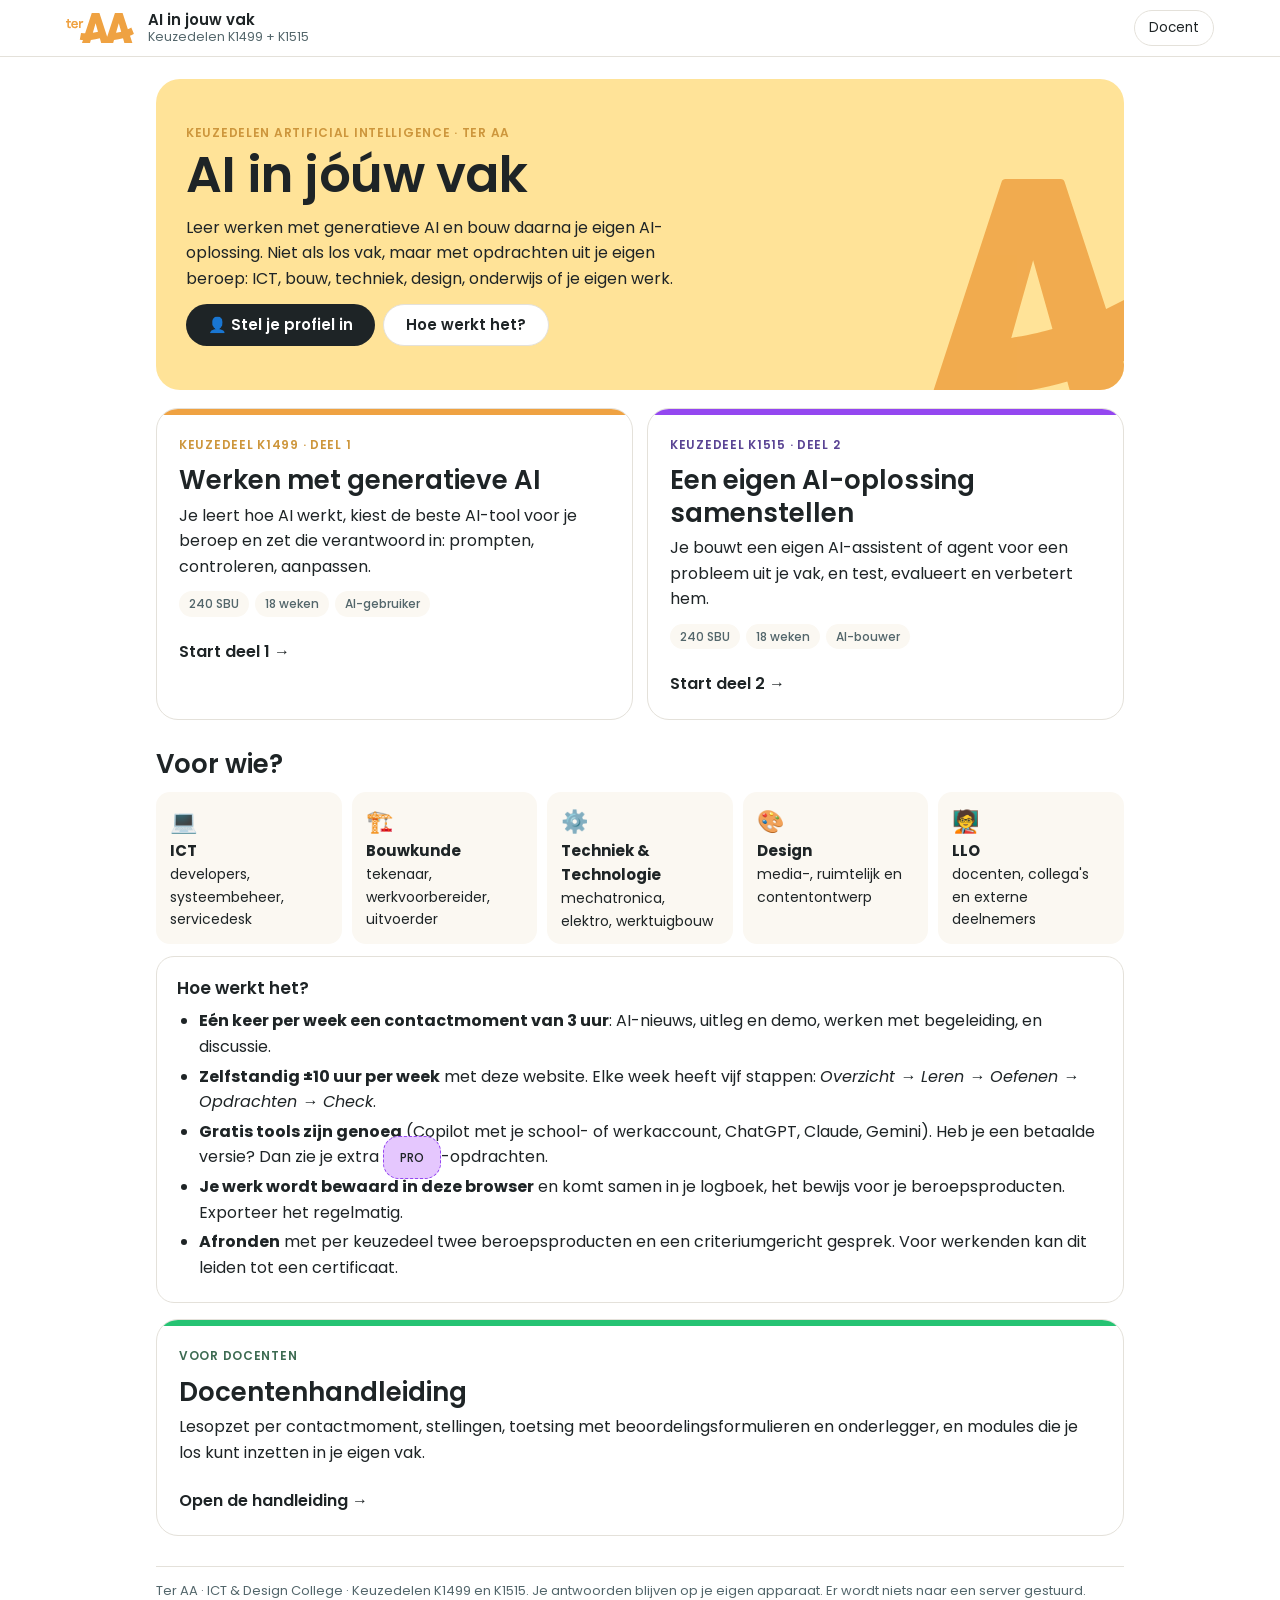
<file: index.html>
<!doctype html>
<html lang="nl">
<head>
<meta charset="utf-8">
<meta name="viewport" content="width=device-width, initial-scale=1">
<title>AI in jouw vak – Ter AA</title>
<link rel="preconnect" href="https://fonts.googleapis.com">
<link href="https://fonts.googleapis.com/css2?family=Poppins:wght@400;500;600;700&display=swap" rel="stylesheet">
<link rel="stylesheet" href="assets/stijl.css?v=8">
<link rel="icon" href="assets/a.svg" type="image/svg+xml">
<style>
.wrap{max-width:1000px;margin:0 auto;padding:22px 16px 60px}
.hero{padding:40px 30px 34px}
.hero h1{font-size:clamp(30px,6vw,50px)}
.tegel.k1499 .bovenbalk{background:var(--basis)} .tegel.k1499 .code{color:var(--d-oker)}
.tegel.k1515 .bovenbalk{background:var(--paars)} .tegel.k1515 .code{color:var(--d-paars)}
.tegel.docent .bovenbalk{background:var(--m-groen)} .tegel.docent .code{color:var(--d-groen)}
.tegel .ga{font-weight:600;margin-top:10px;display:inline-block}
.voor{display:grid;grid-template-columns:repeat(auto-fit,minmax(170px,1fr));gap:10px;margin:12px 0}
.voor div{background:var(--vlak);border-radius:14px;padding:12px 14px;font-size:14px}
.voor div b{display:block;font-size:15px}
.voor div span{font-size:22px}
.prog{font-size:13px;color:var(--zacht);margin-top:6px}
footer{color:var(--zacht);font-size:13px;margin-top:30px;border-top:1.5px solid var(--lijn);padding-top:14px}
</style>
</head>
<body>
<script src="assets/logo.js?v=8"></script>
<script src="assets/kern.js?v=8"></script>
<div id="kop"></div>
<div class="wrap">
  <section class="hero">
    <div class="grootA" id="grootA"></div>
    <span class="label">Keuzedelen Artificial Intelligence · Ter AA</span>
    <h1>AI in jóúw vak</h1>
    <p>Leer werken met generatieve AI en bouw daarna je eigen AI-oplossing. Niet als los vak, maar met opdrachten uit je eigen beroep: ICT, bouw, techniek, design, onderwijs of je eigen werk.</p>
    <div class="knoppen"><a class="knop" href="k1499.html#profiel">👤 Stel je profiel in</a><a class="knop rand" href="#hoe">Hoe werkt het?</a></div>
  </section>

  <div class="tegels">
    <a class="tegel k1499" href="k1499.html"><span class="bovenbalk"></span>
      <span class="code">KEUZEDEEL K1499 · DEEL 1</span>
      <h2>Werken met generatieve AI</h2>
      <p>Je leert hoe AI werkt, kiest de beste AI-tool voor je beroep en zet die verantwoord in: prompten, controleren, aanpassen.</p>
      <div class="tags"><span class="tag">240 SBU</span><span class="tag">18 weken</span><span class="tag">AI-gebruiker</span></div>
      <div class="prog" id="p1499"></div>
      <span class="ga">Start deel 1 →</span></a>
    <a class="tegel k1515" href="k1515.html"><span class="bovenbalk"></span>
      <span class="code">KEUZEDEEL K1515 · DEEL 2</span>
      <h2>Een eigen AI-oplossing samenstellen</h2>
      <p>Je bouwt een eigen AI-assistent of agent voor een probleem uit je vak, en test, evalueert en verbetert hem.</p>
      <div class="tags"><span class="tag">240 SBU</span><span class="tag">18 weken</span><span class="tag">AI-bouwer</span></div>
      <div class="prog" id="p1515"></div>
      <span class="ga">Start deel 2 →</span></a>
  </div>

  <h2 id="hoe" style="margin-top:28px">Voor wie?</h2>
  <div class="voor">
    <div><span>💻</span><b>ICT</b>developers, systeembeheer, servicedesk</div>
    <div><span>🏗️</span><b>Bouwkunde</b>tekenaar, werkvoorbereider, uitvoerder</div>
    <div><span>⚙️</span><b>Techniek &amp; Technologie</b>mechatronica, elektro, werktuigbouw</div>
    <div><span>🎨</span><b>Design</b>media-, ruimtelijk en contentontwerp</div>
    <div><span>🧑‍🏫</span><b>LLO</b>docenten, collega's en externe deelnemers</div>
  </div>

  <div class="kaart">
    <h3 style="margin-top:0">Hoe werkt het?</h3>
    <ul>
      <li><b>Eén keer per week een contactmoment van 3 uur</b>: AI-nieuws, uitleg en demo, werken met begeleiding, en discussie.</li>
      <li><b>Zelfstandig ±10 uur per week</b> met deze website. Elke week heeft vijf stappen: <i>Overzicht → Leren → Oefenen → Opdrachten → Check</i>.</li>
      <li><b>Gratis tools zijn genoeg</b> (Copilot met je school- of werkaccount, ChatGPT, Claude, Gemini). Heb je een betaalde versie? Dan zie je extra <span class="tag pro">PRO</span>-opdrachten.</li>
      <li><b>Je werk wordt bewaard in deze browser</b> en komt samen in je logboek, het bewijs voor je beroepsproducten. Exporteer het regelmatig.</li>
      <li><b>Afronden</b> met per keuzedeel twee beroepsproducten en een criteriumgericht gesprek. Voor werkenden kan dit leiden tot een certificaat.</li>
    </ul>
  </div>

  <div class="tegels">
    <a class="tegel docent" href="docent.html"><span class="bovenbalk"></span>
      <span class="code">VOOR DOCENTEN</span>
      <h2>Docentenhandleiding</h2>
      <p>Lesopzet per contactmoment, stellingen, toetsing met beoordelingsformulieren en onderlegger, en modules die je los kunt inzetten in je eigen vak.</p>
      <span class="ga">Open de handleiding →</span></a>
  </div>

  <footer>Ter AA · ICT &amp; Design College · Keuzedelen K1499 en K1515. Je antwoorden blijven op je eigen apparaat. Er wordt niets naar een server gestuurd.</footer>
</div>
<script>
document.getElementById('kop').outerHTML = AIKD.header('AI in jouw vak','Keuzedelen K1499 + K1515','<a class="pil" href="docent.html">Docent</a>');
document.getElementById('grootA').innerHTML = TERAA_A;
['k1499','k1515'].forEach(k=>{ const s = AIKD.lees('aikd_'+k, null); if(!s) return;
  const n = Object.keys(s.af||{}).filter(x=>s.af[x] && /^\d+\./.test(x)).length;
  if(n) document.getElementById('p'+k.slice(1)).textContent = '✓ '+n+' opdracht(en) afgevinkt'; });
</script>
</body>
</html>
</file>
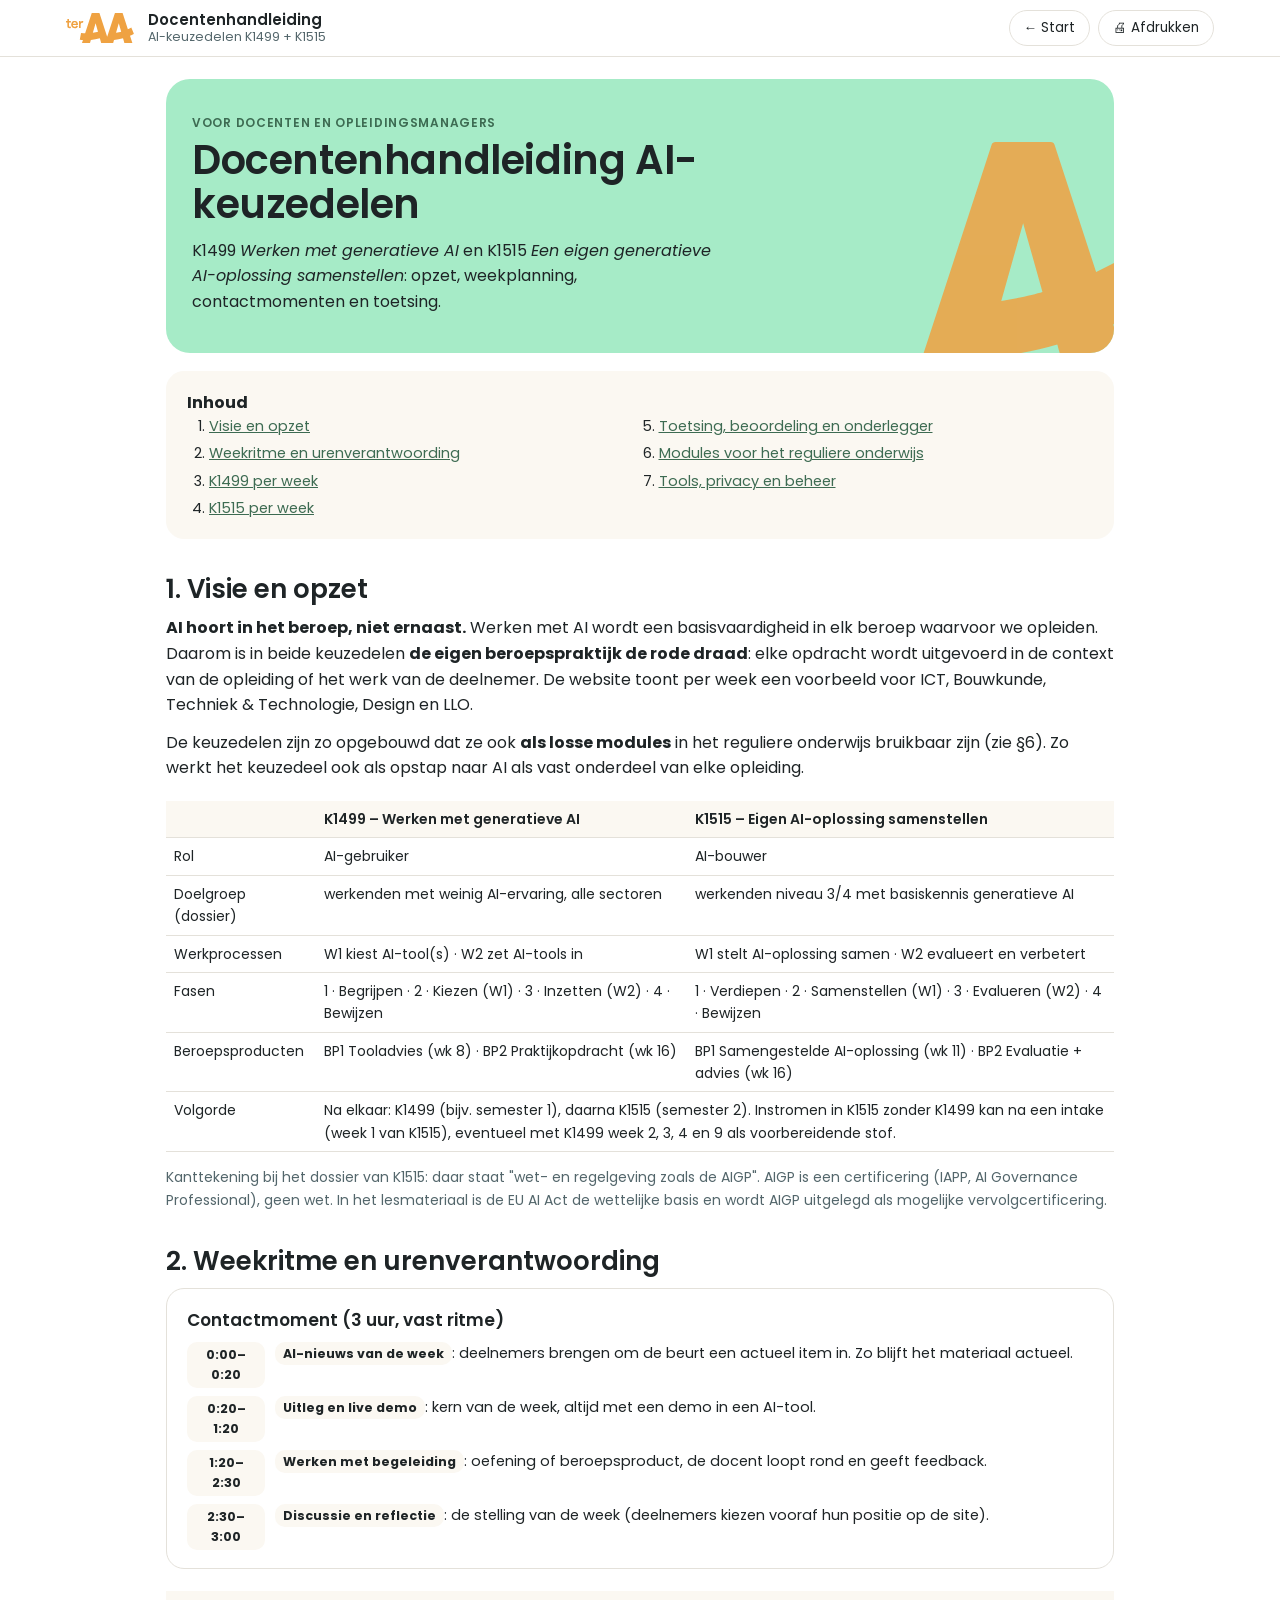
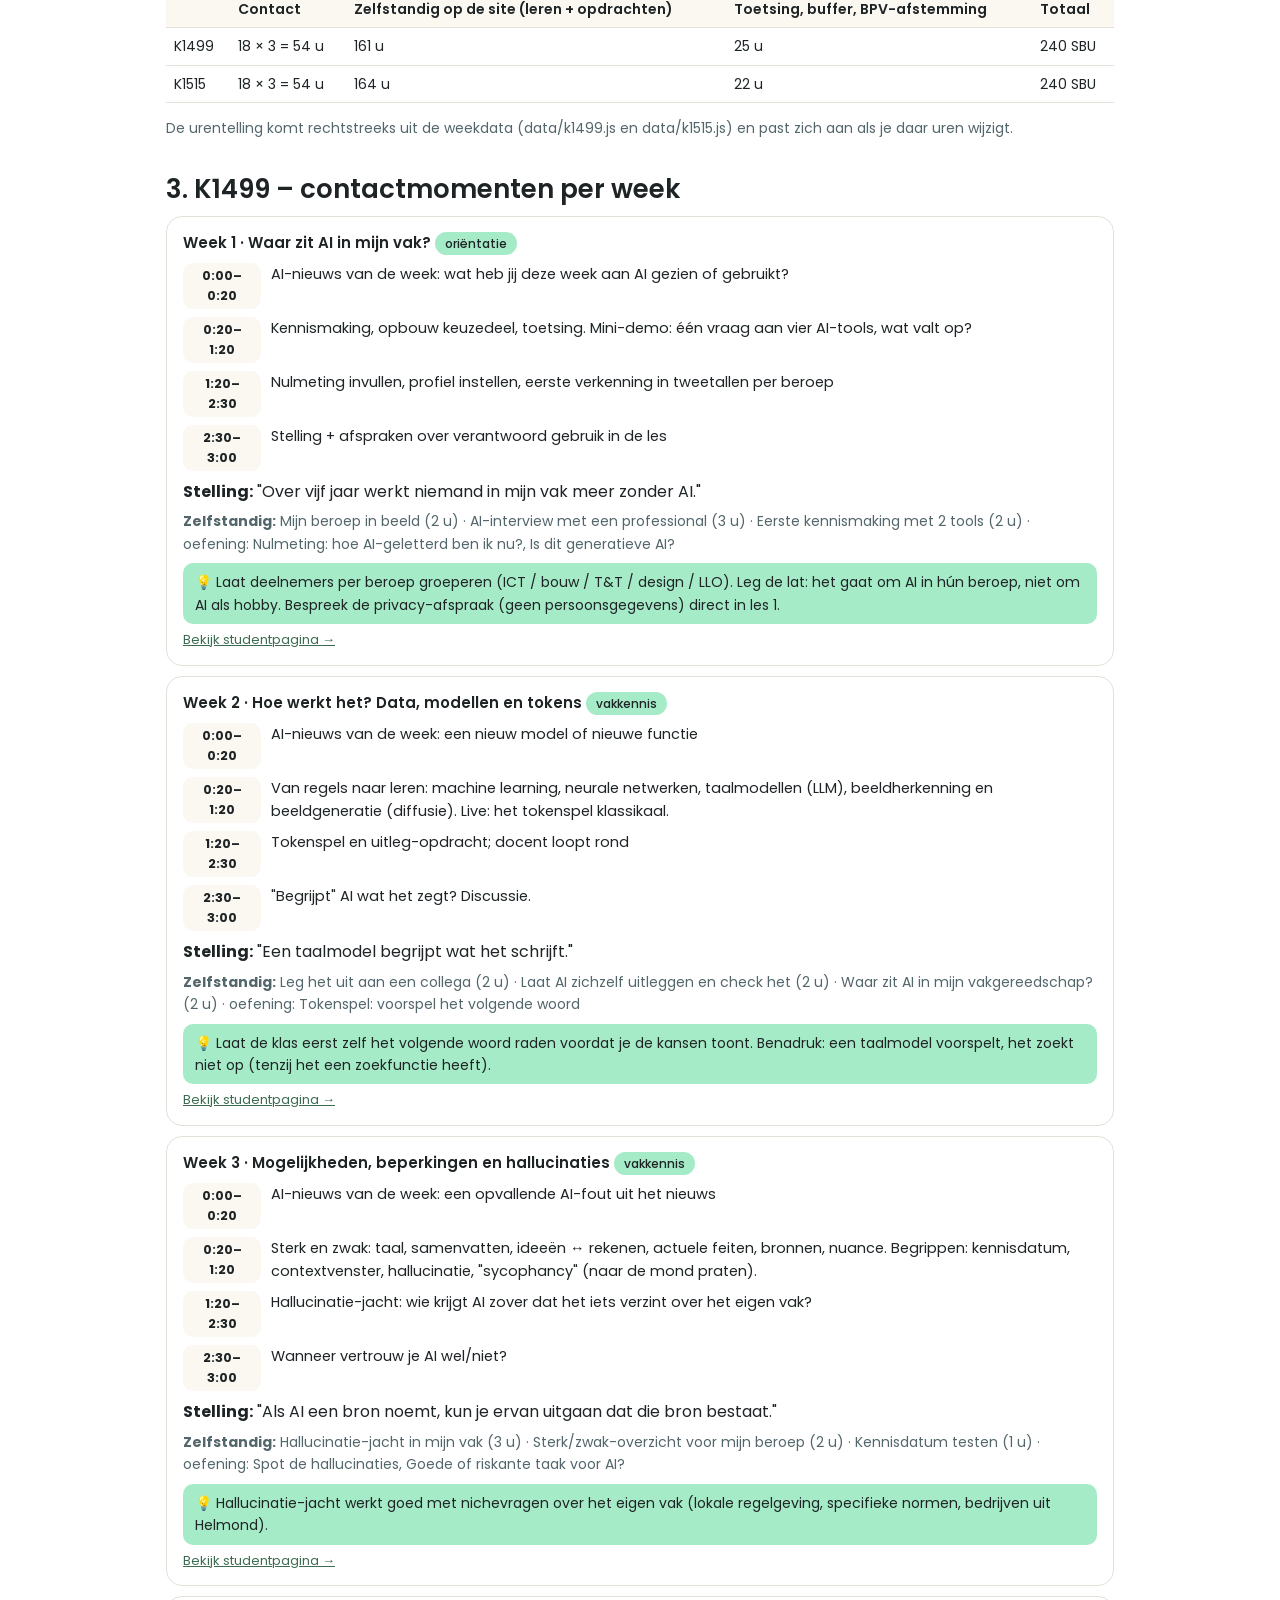
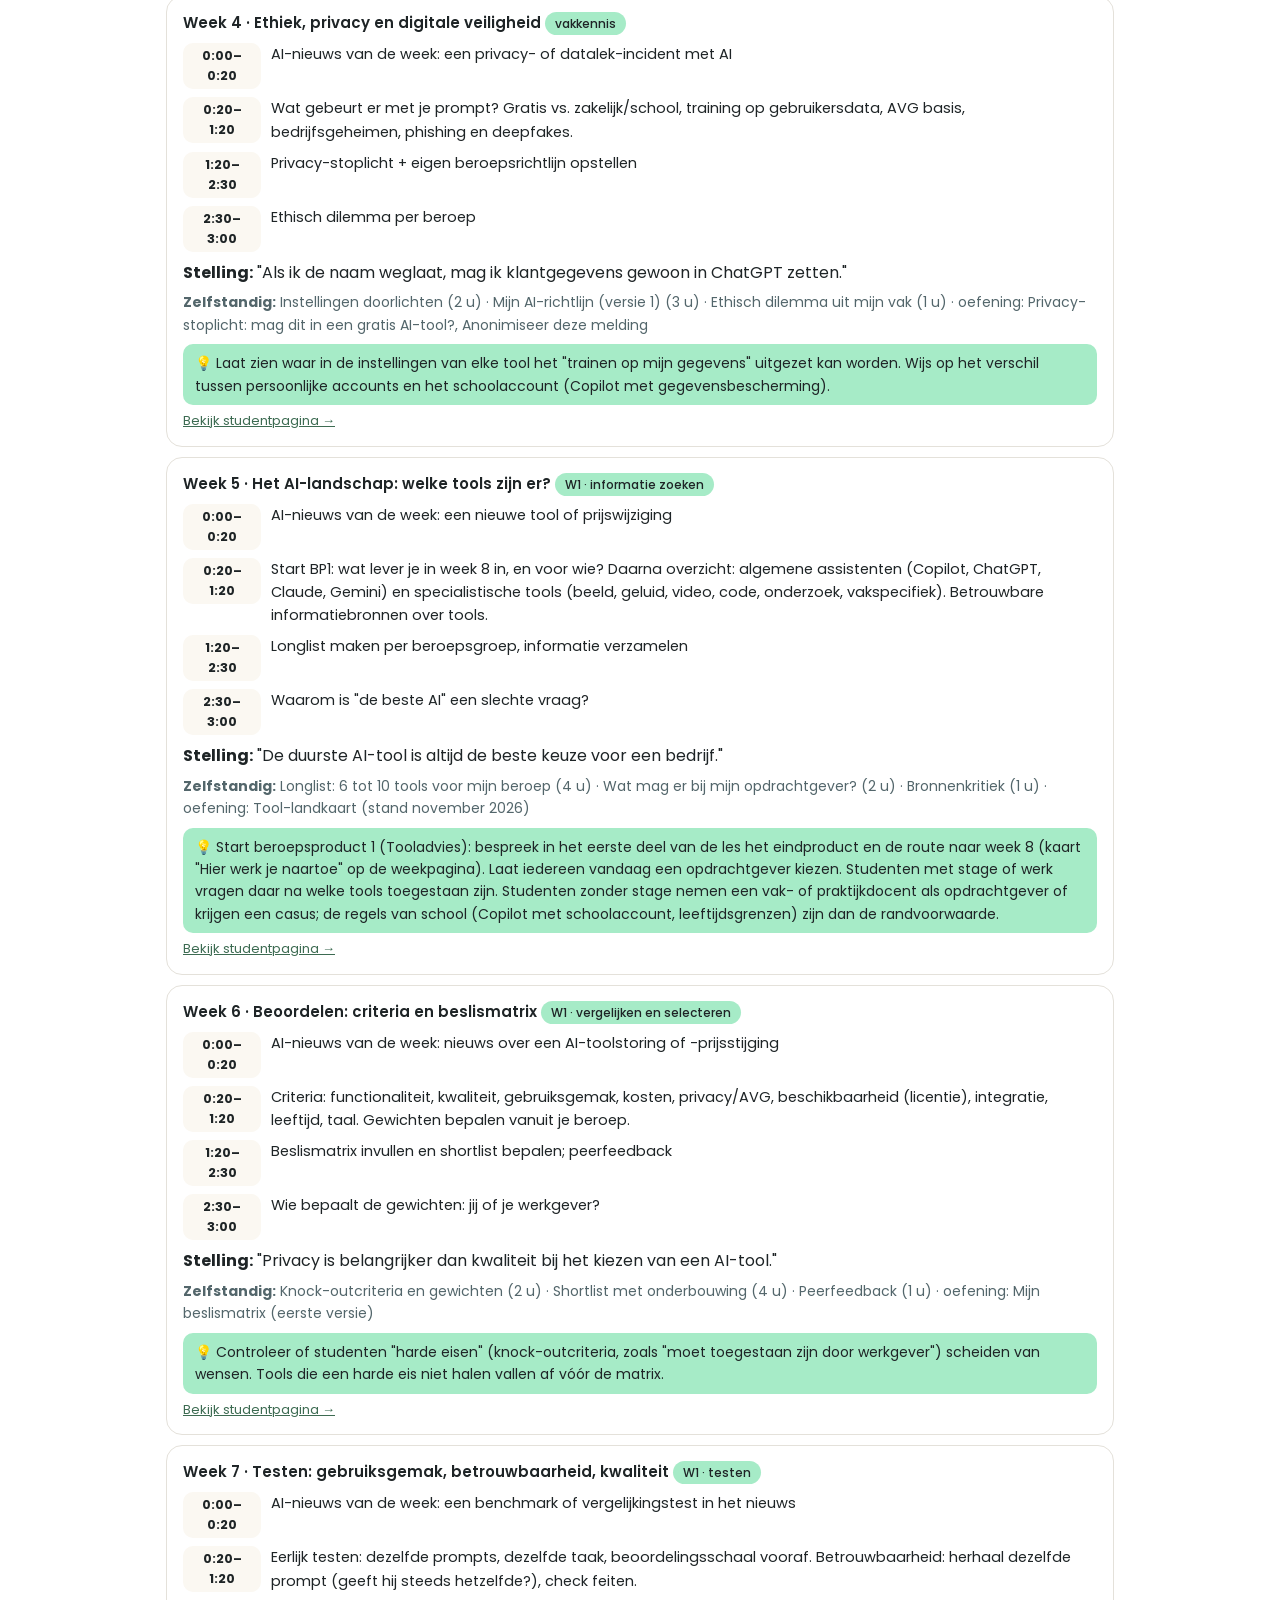
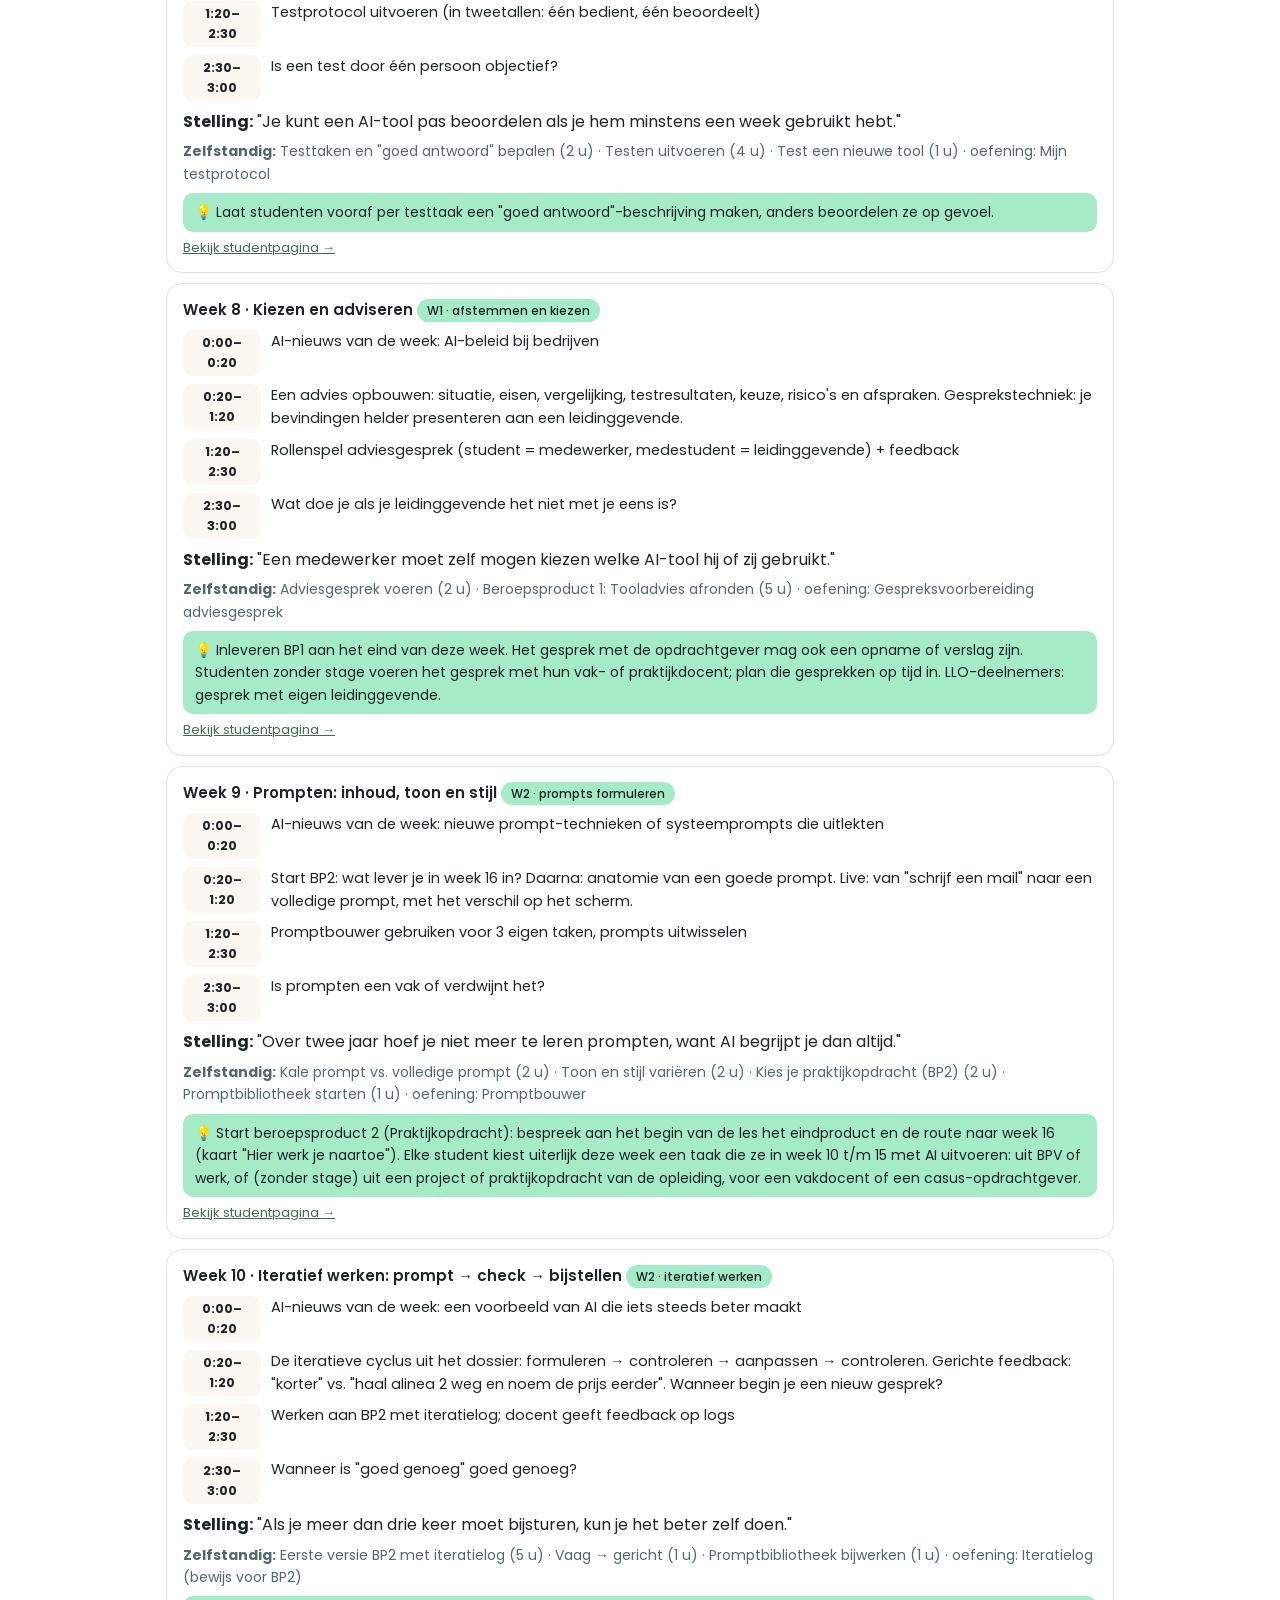
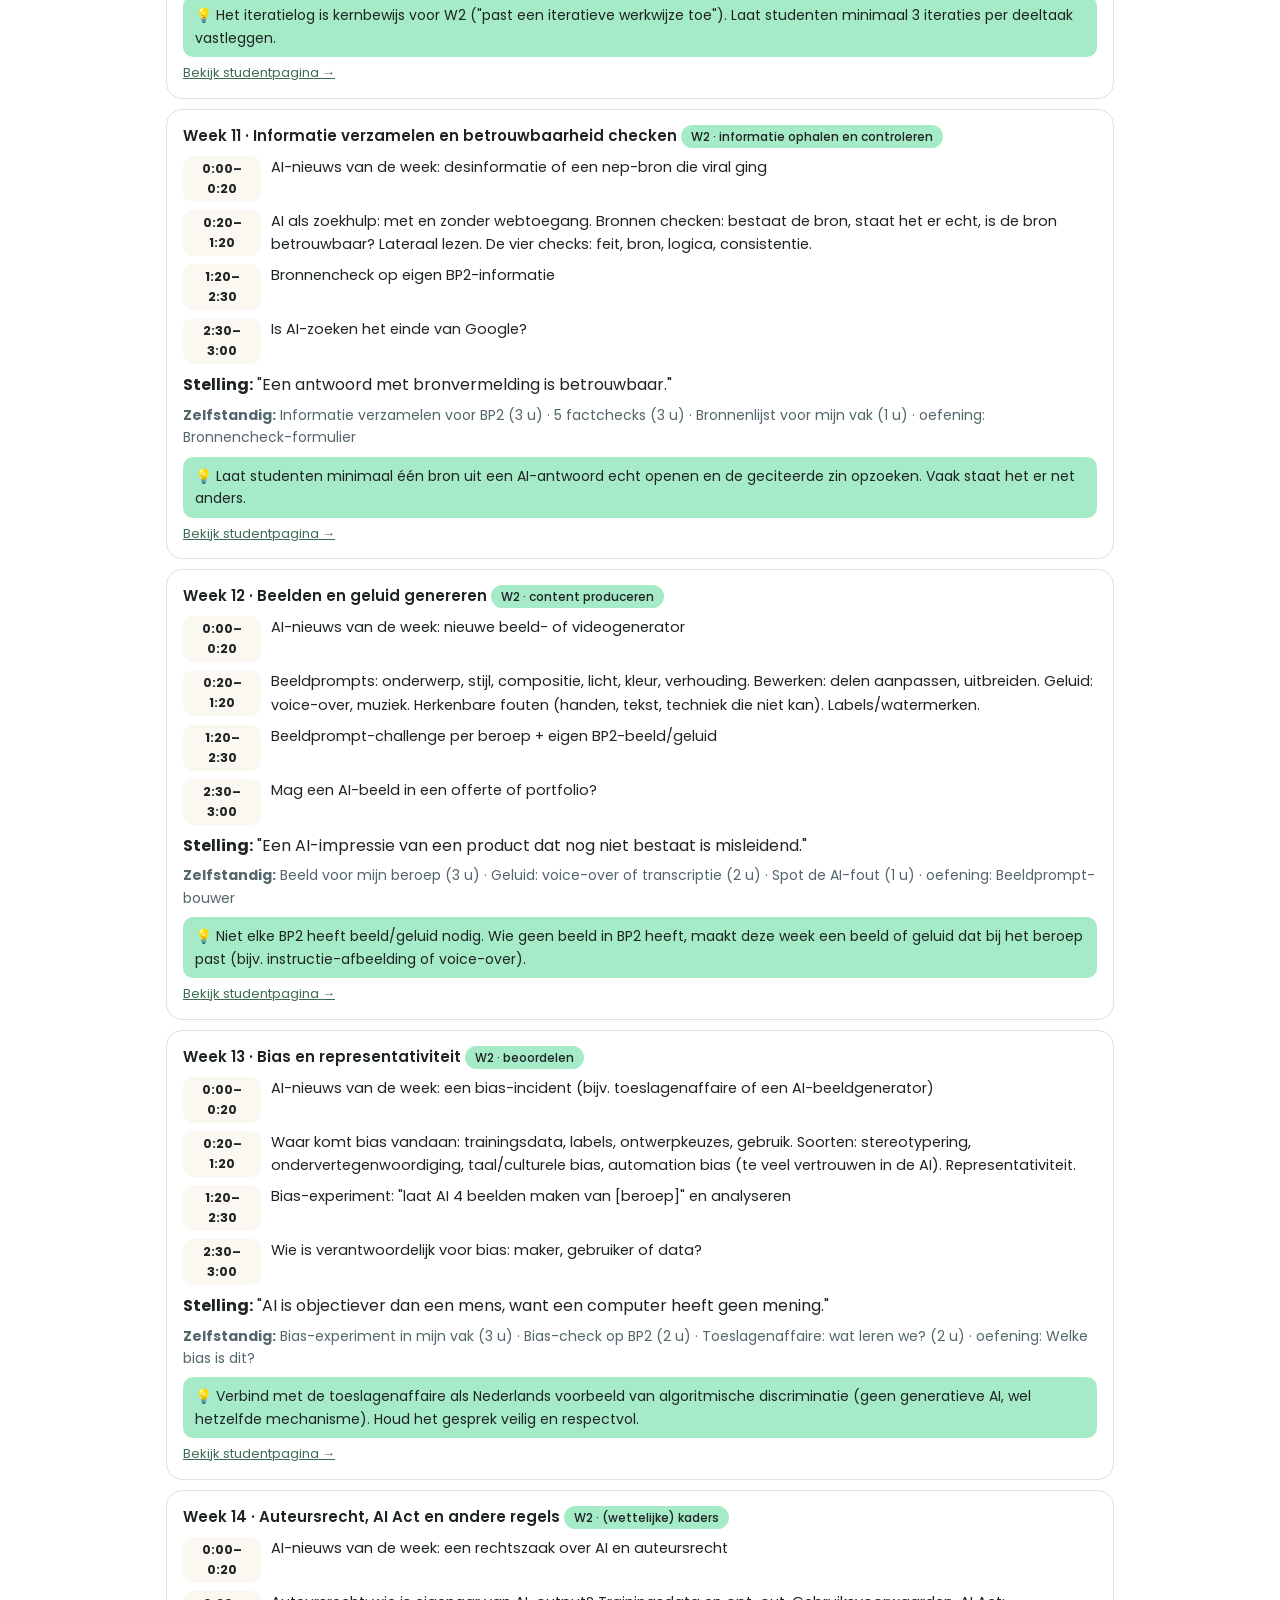
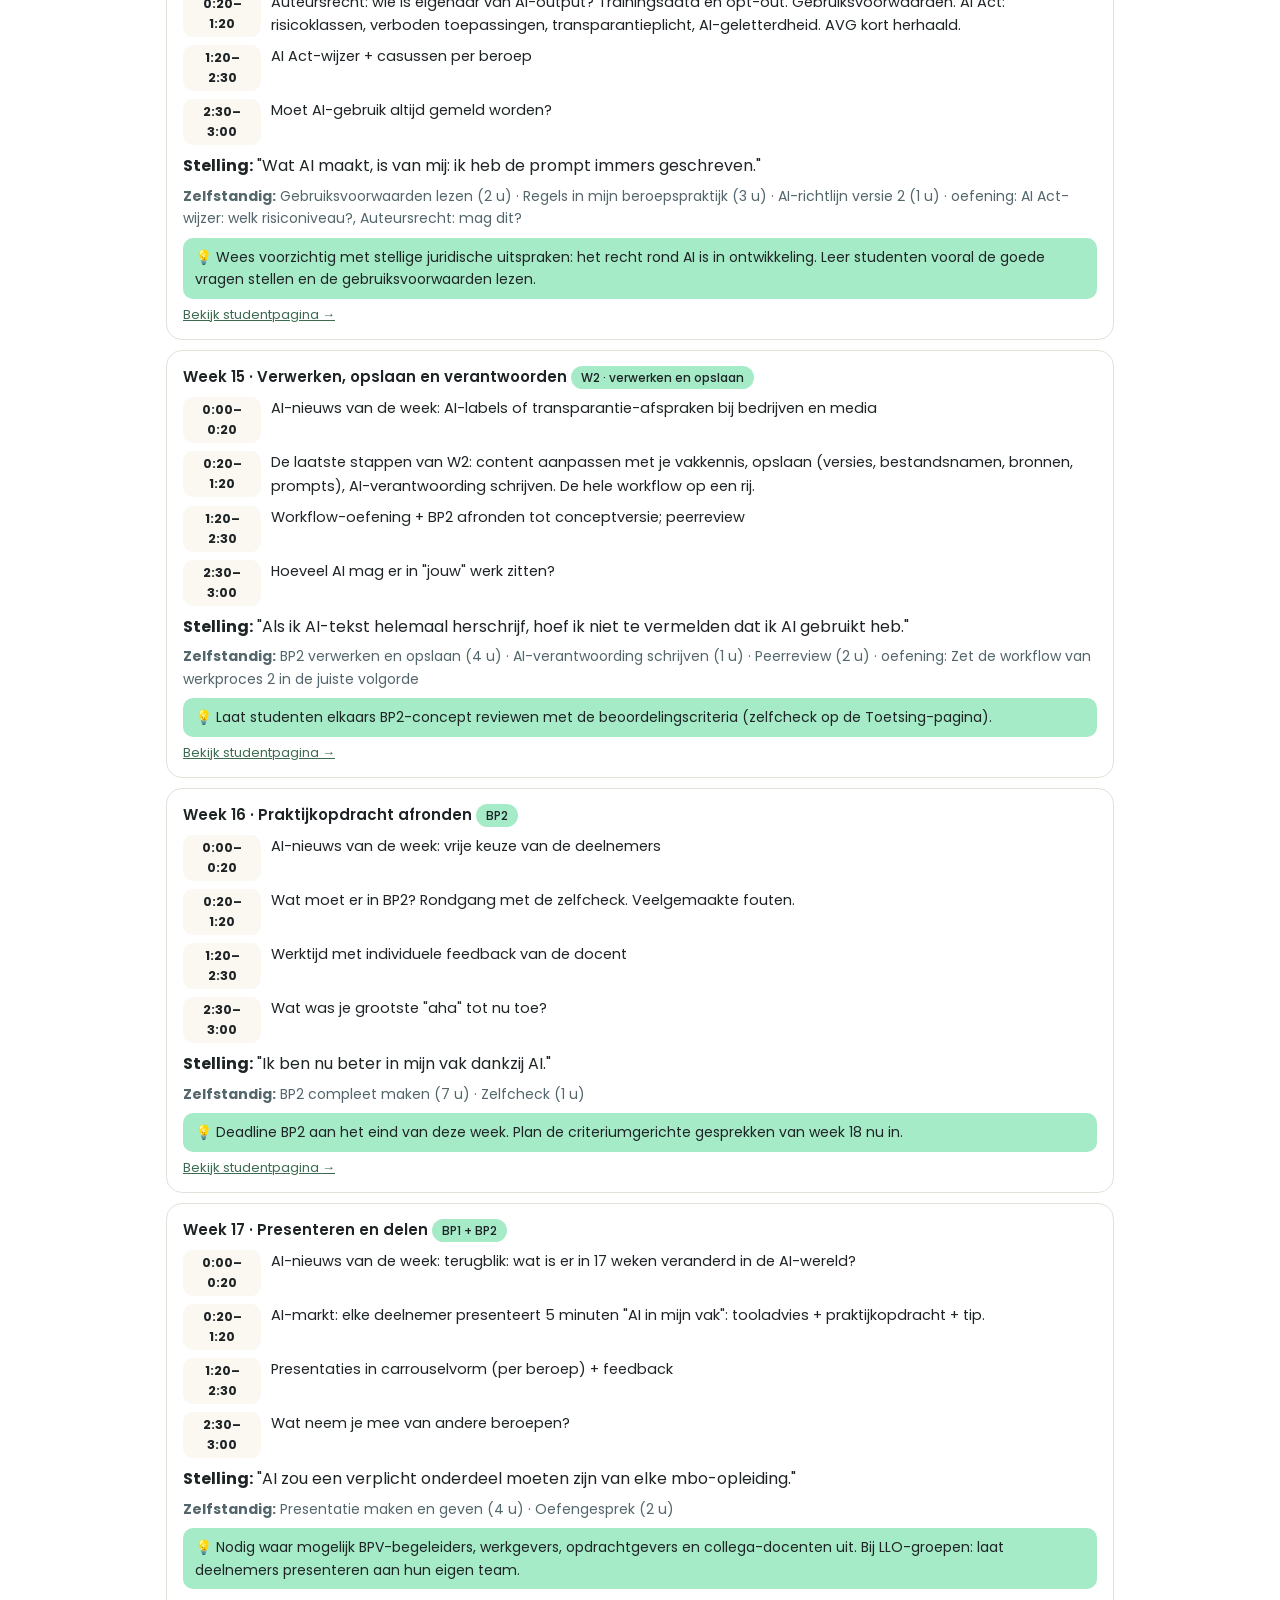
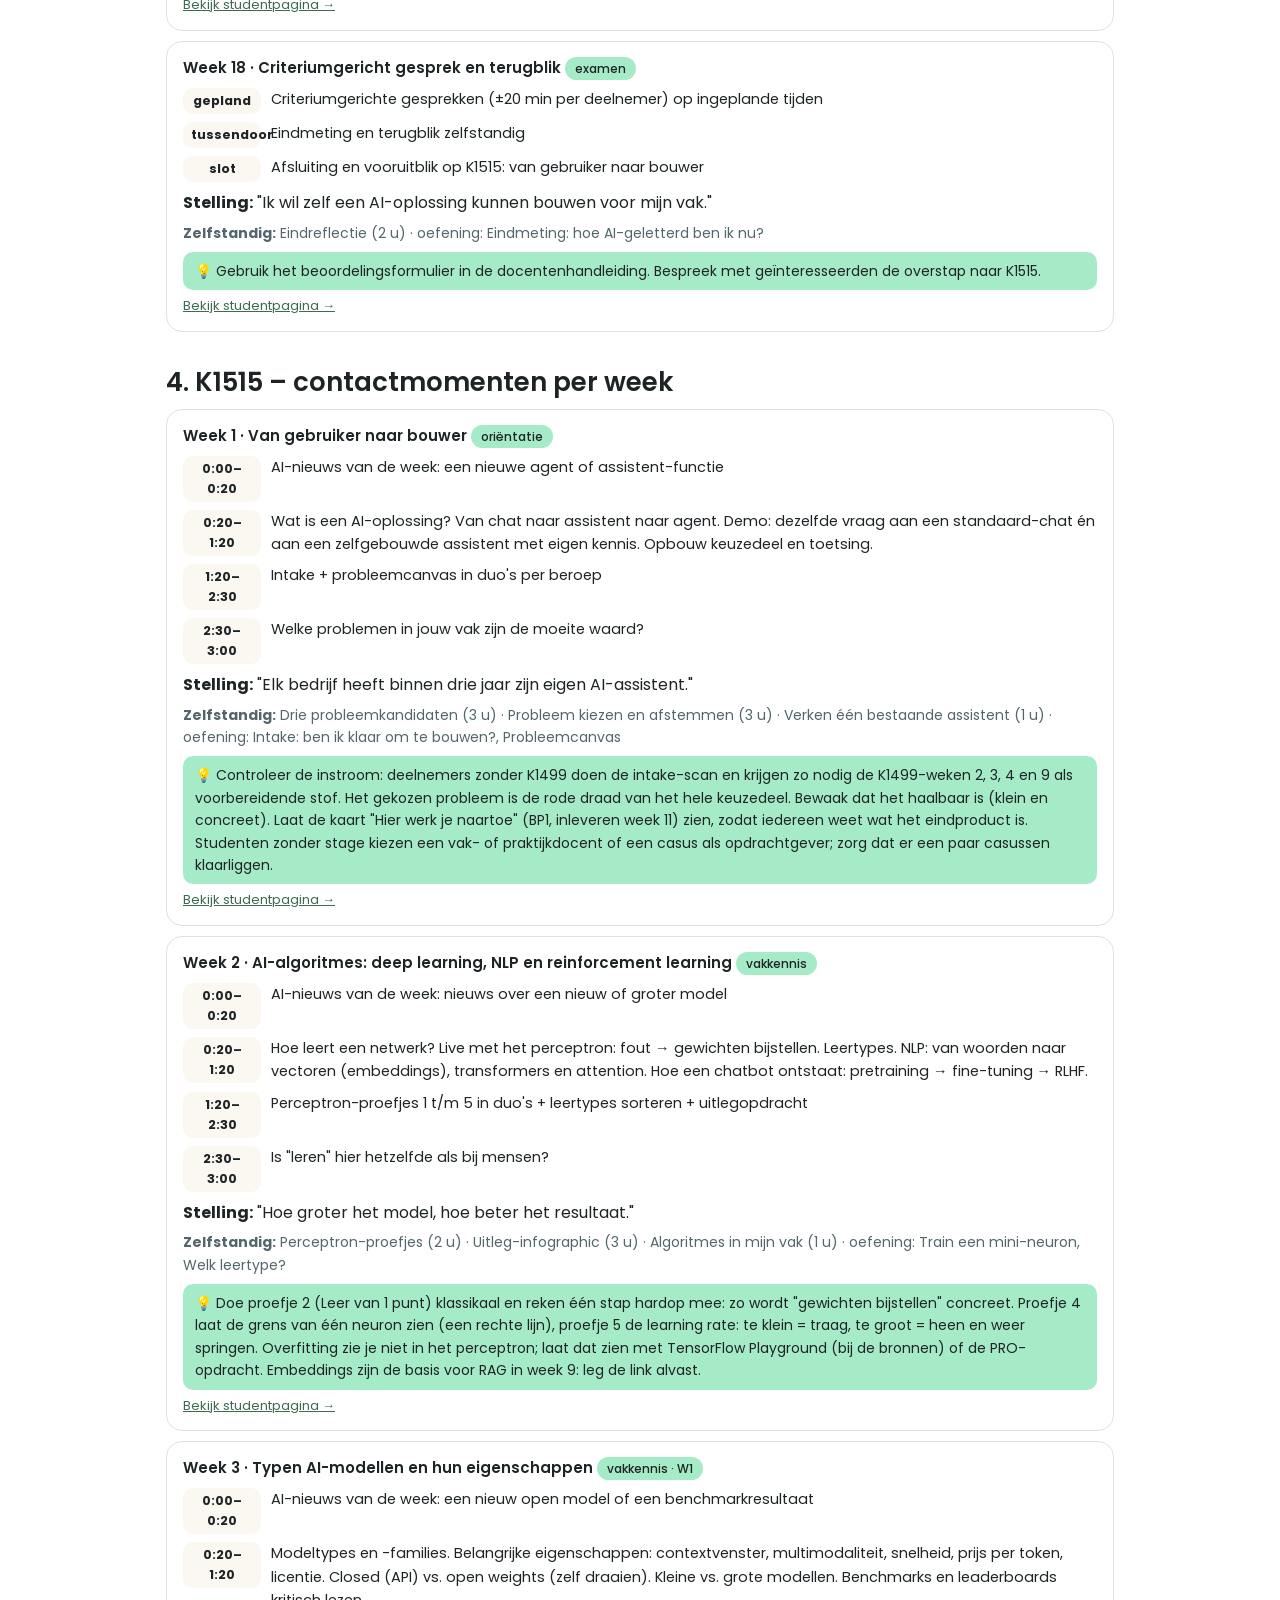
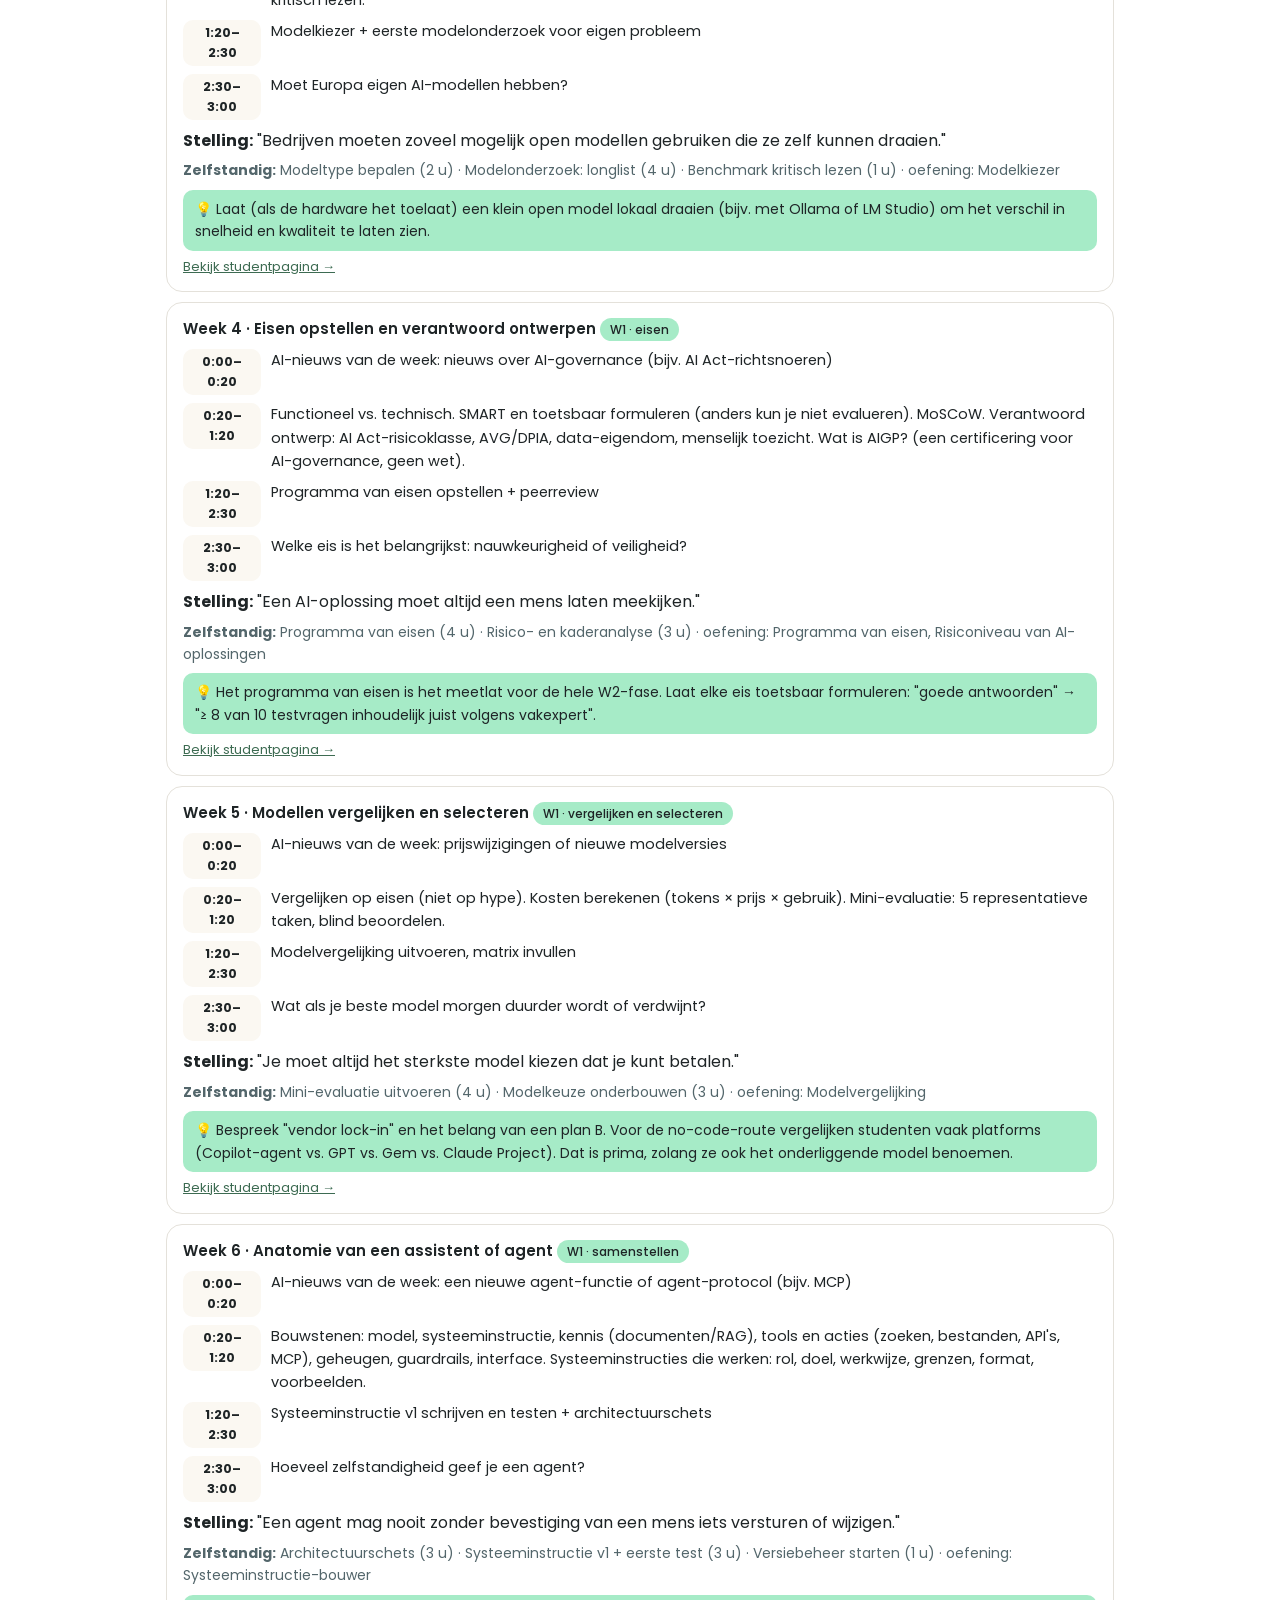
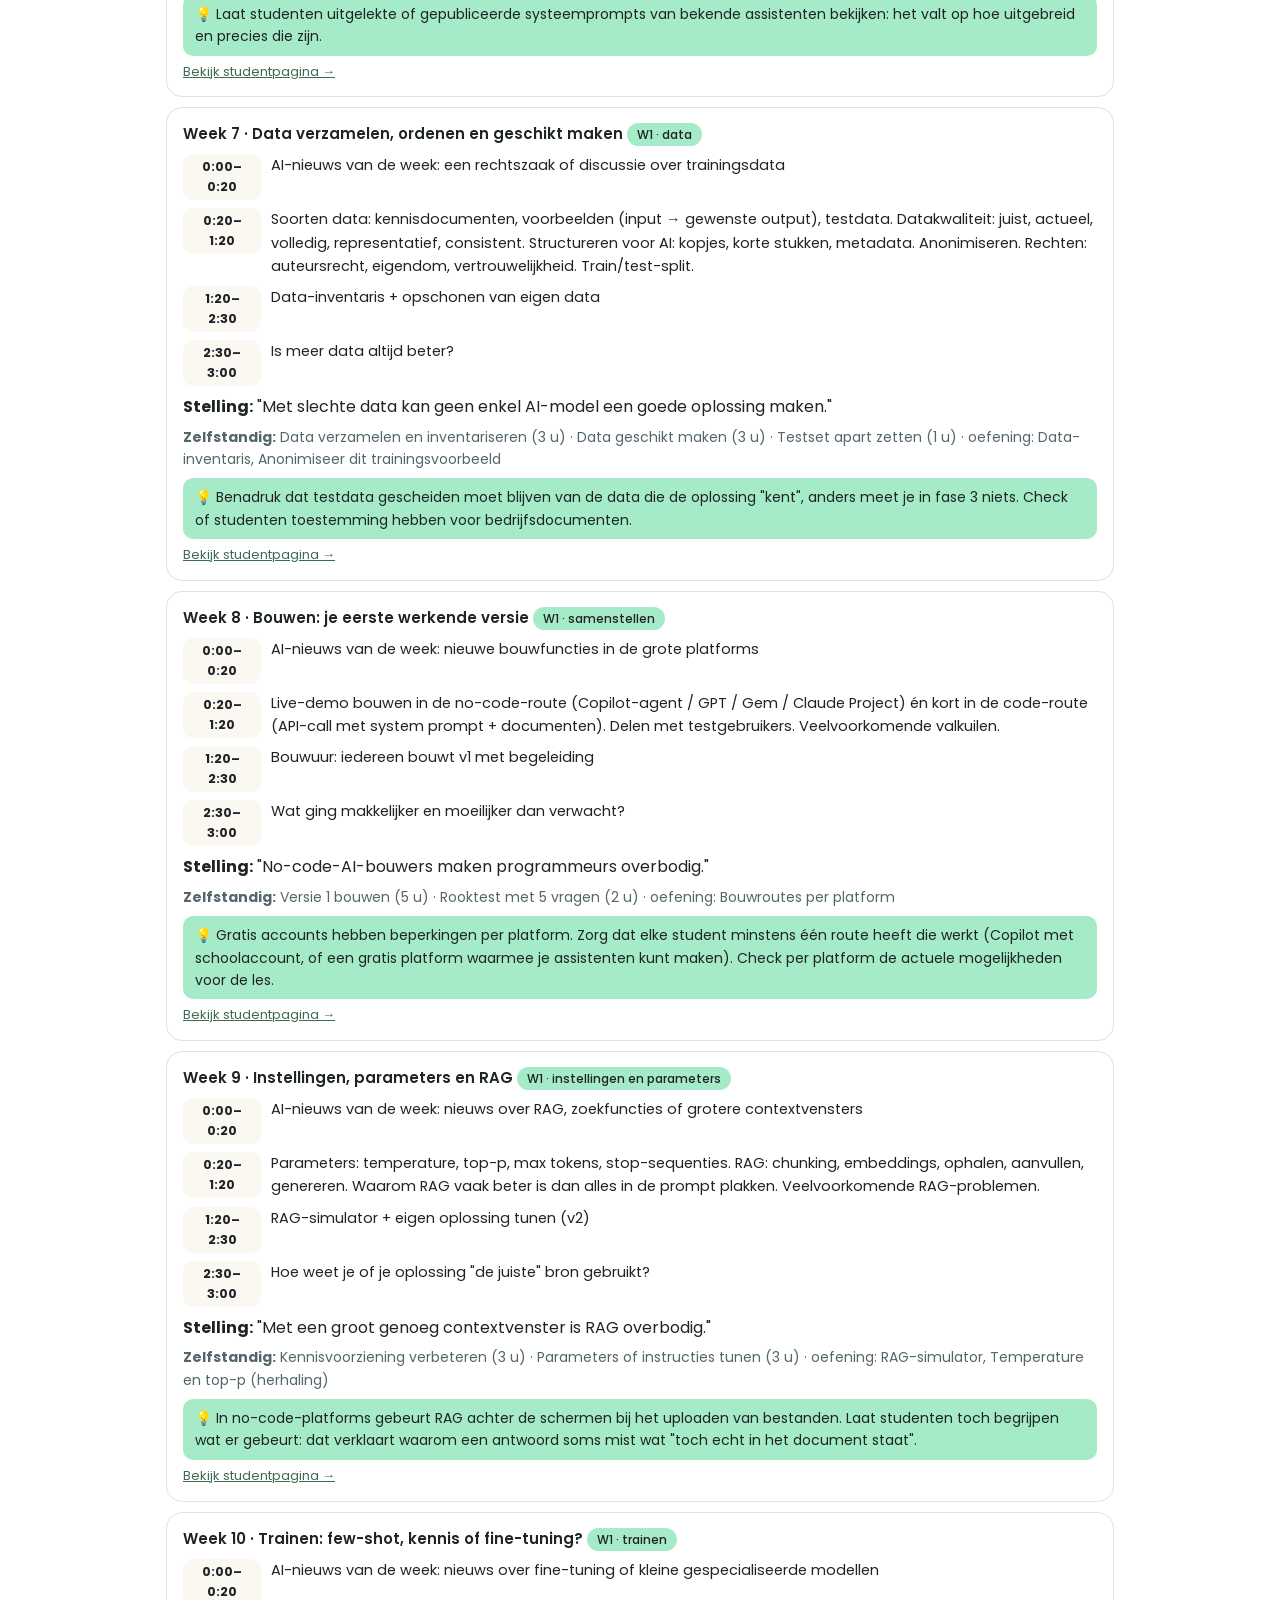
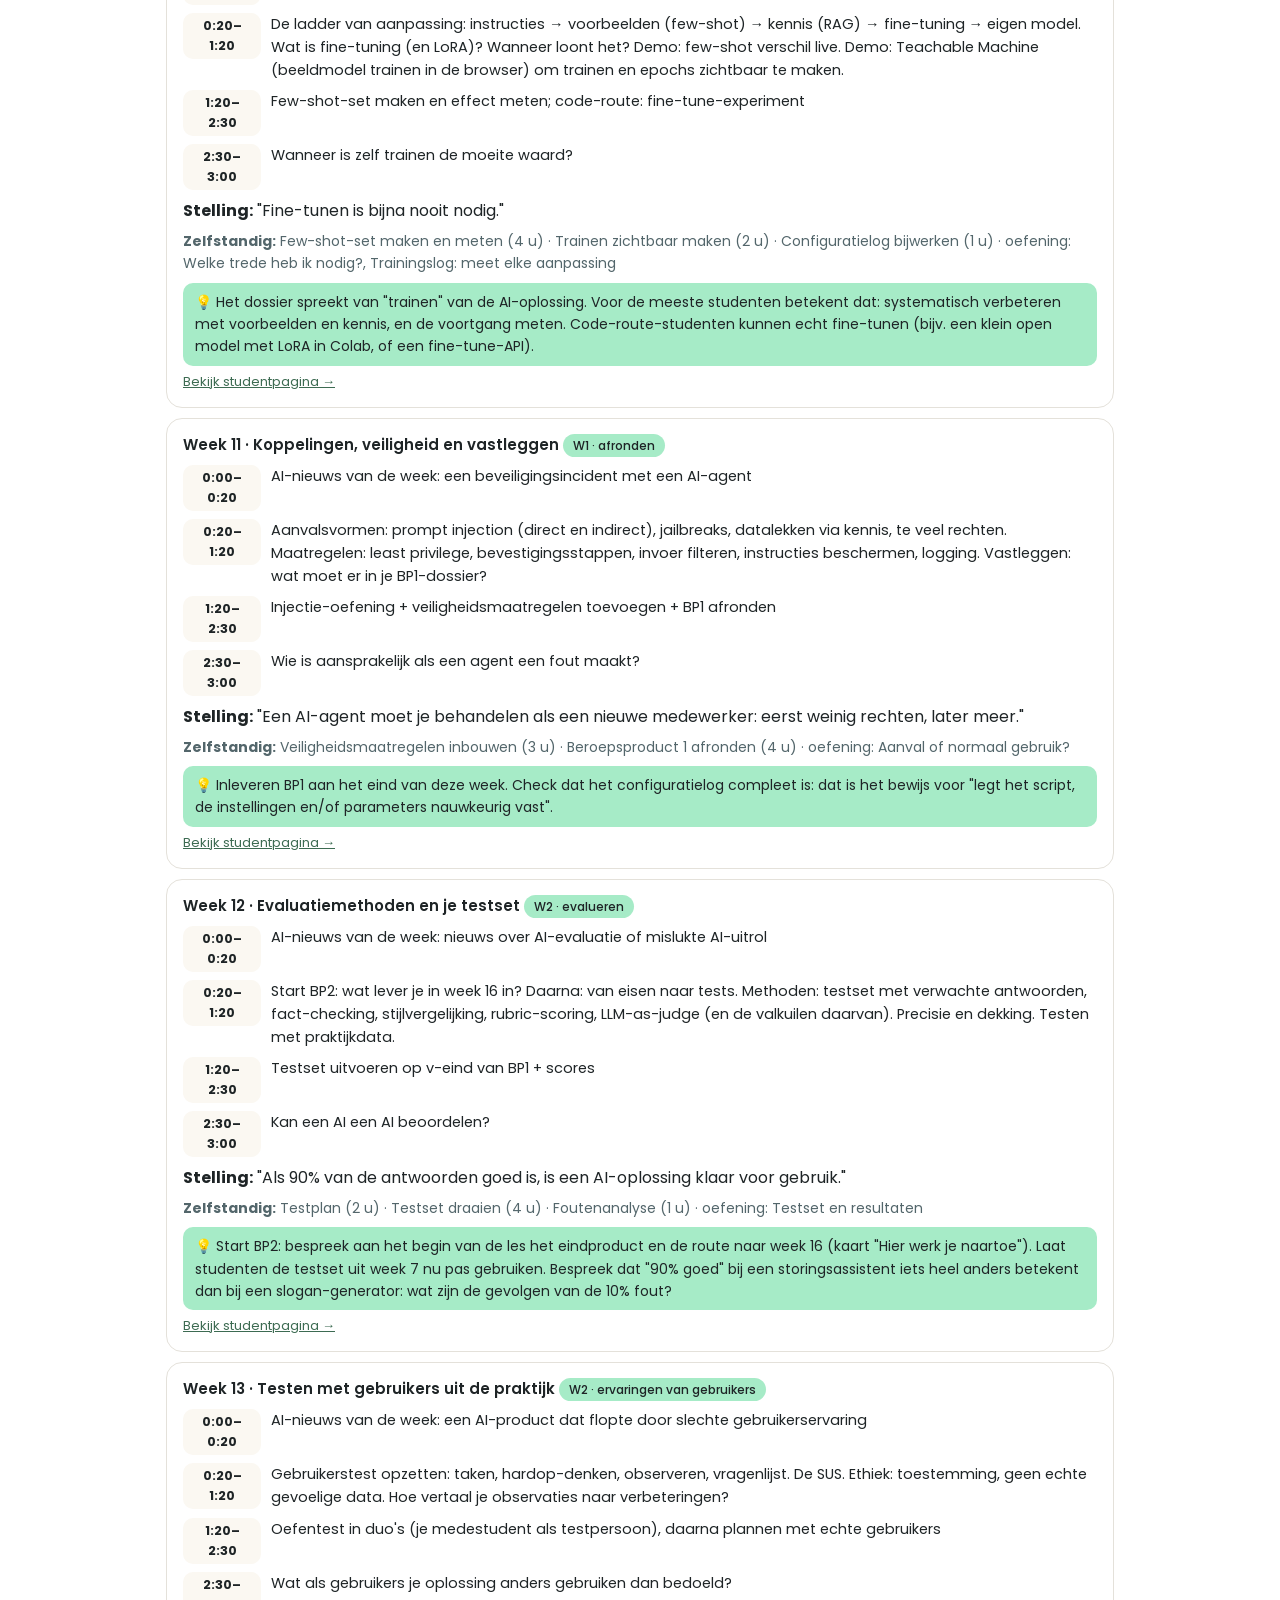
<file: docent.html>
<!doctype html>
<html lang="nl">
<head>
<meta charset="utf-8">
<meta name="viewport" content="width=device-width, initial-scale=1">
<title>Docentenhandleiding AI-keuzedelen – Ter AA</title>
<link rel="preconnect" href="https://fonts.googleapis.com">
<link href="https://fonts.googleapis.com/css2?family=Poppins:wght@400;500;600;700&display=swap" rel="stylesheet">
<link rel="stylesheet" href="assets/stijl.css?v=8">
<link rel="icon" href="assets/a.svg" type="image/svg+xml">
<style>
.wrap{max-width:980px;margin:0 auto;padding:22px 16px 60px}
.inhoudsopgave{columns:2;font-size:14.5px}
@media(max-width:600px){.inhoudsopgave{columns:1}}
section{margin-top:34px}
.weekblok{border:1.5px solid var(--lijn);border-radius:16px;padding:14px 16px;margin:0 0 10px;break-inside:avoid}
.weekblok h4{margin:0 0 6px}
.weekblok .tip{background:var(--l-mint);border-radius:10px;padding:8px 12px;font-size:14px;margin-top:8px}
.form td.s{width:44px;text-align:center}
.form input[type=radio]{width:18px;height:18px;margin:0;accent-color:var(--d-groen);cursor:pointer}
.form tr.totaal td{background:var(--vlak);font-size:14.5px}
.onder td{font-size:13.5px;vertical-align:top;min-width:140px}
.onder th{font-size:13px}
.velden{display:flex;gap:22px;flex-wrap:wrap;font-size:14px;margin:6px 0 10px}
.omreken{display:flex;flex-wrap:wrap;gap:4px;font-size:13px;margin:6px 0}
.omreken span{background:var(--vlak);border-radius:8px;padding:3px 8px}
.omreken span.vold{background:var(--l-mint)}
.eind{font-size:16px}
.tabsk{display:flex;gap:6px;margin:10px 0}
@media print{.tabsk,.noprint{display:none}.weekblok{page-break-inside:avoid}}
</style>
</head>
<body class="kd-docent">
<script src="assets/logo.js?v=8"></script>
<script src="assets/kern.js?v=8"></script>
<script src="data/k1499.js?v=8"></script><script>window.KD1499 = window.KD;</script>
<script src="data/k1515.js?v=8"></script><script>window.KD1515 = window.KD;</script>
<div id="kop"></div>
<div class="wrap" id="wrap"></div>
<script>
(function(){
const esc = AIKD.esc;
document.getElementById('kop').outerHTML = AIKD.header('Docentenhandleiding','AI-keuzedelen K1499 + K1515','<a class="pil noprint" href="index.html">← Start</a><button class="pil noprint" onclick="print()">🖨 Afdrukken</button>');
const A = KD1499, B = KD1515;

const weken = (KD, link) => KD.weken.map(w=>`<div class="weekblok"><h4>Week ${w.nr} · ${esc(w.titel)} <span class="tag w">${esc(w.dossier||'')}</span></h4>
  <div class="tijdlijn">${w.contact.tijdlijn.map(t=>`<div><b>${t[0]}</b><span>${t[1]}</span></div>`).join('')}</div>
  ${w.contact.stelling?`<p style="margin:8px 0 0"><b>Stelling:</b> "${esc(w.contact.stelling)}"</p>`:''}
  <p class="hint" style="margin:6px 0 0"><b>Zelfstandig:</b> ${(w.opdrachten||[]).map(o=>esc(o.titel)+' ('+o.uren+' u)').join(' · ')} ${w.oefening?'· oefening: '+(Array.isArray(w.oefening)?w.oefening:[w.oefening]).map(o=>esc(o.titel||o.type)).join(', '):''}</p>
  ${w.contact.docent?`<div class="tip">💡 ${esc(w.contact.docent)}</div>`:''}
  <p class="noprint" style="margin:6px 0 0;font-size:13px"><a href="${link}#w${w.nr}">Bekijk studentpagina →</a></p></div>`).join('');

const N = AIKD.NIVEAUS;
const omreken = n => { let s=''; for(let P=n;P<=4*n;P++){ const c = Math.round((1+9*(P-n)/(3*n))*10)/10; s+=`<span class="${c>=5.5?'vold':''}">${P} → ${c.toFixed(1).replace('.',',')}</span>`; } return s; };
const formulier = (KD, kd) => {
  const O = KD.toetsing.onderlegger||{}, ps = KD.toetsing.producten;
  const ns = [...new Set(ps.map(p=>p.criteria.length))];
  return ps.map(p=>{
    const ond = O[p.id]||[], kort = p.naam.replace('Beroepsproduct ','BP'), n = p.criteria.length;
    return `<div class="kaart"><h3 style="margin-top:0">${p.ico} Beoordelingsformulier ${esc(kort)}</h3><p class="hint">${esc(p.dossier)} · inleveren week ${p.week}</p>
    <div class="velden"><span>Deelnemer: ____________________</span><span>Beoordelaar(s): ____________________</span><span>Datum: __________</span></div>
    <div class="tabelwrap"><table class="tabel form" data-form="${kd}"><tr><th>Gedragscriterium (kwalificatiedossier)</th>${[1,2,3,4].map(i=>`<th title="${N[i-1]}">${i}</th>`).join('')}<th>Toelichting / bewijs</th></tr>
    ${p.criteria.map((c,ci)=>`<tr><td>${esc(c)}${ond[ci]&&ond[ci].k?' <b>(kritisch)</b>':''}</td>${[1,2,3,4].map(i=>`<td class="s"><input type="radio" name="${kd}-${p.id}-${ci}" value="${i}" aria-label="score ${i}"></td>`).join('')}<td style="min-width:160px"></td></tr>`).join('')}
    <tr class="totaal"><td colspan="6" data-uit="${kd}-${p.id}"></td></tr></table></div></div>
    <details class="kaart"><summary><b>${p.ico} Beoordelaarsonderlegger ${esc(kort)}</b> <span class="hint">(wat hoort bij score 1, 2, 3 en 4?)</span></summary>
    <div class="tabelwrap" style="margin-top:10px"><table class="tabel onder"><tr><th>Criterium en bewijs</th>${N.map((t,i)=>`<th>${i+1} · ${t}</th>`).join('')}</tr>
    ${p.criteria.map((c,ci)=>{ const o = ond[ci]; return `<tr><td><b>${esc(c)}</b>${o?`<br><span class="hint">Bewijs: ${esc(o.b)}</span>`:''}${o&&o.k?' <span class="tag">kritisch</span>':''}</td>${o?o.n.map(t=>`<td>${esc(t)}</td>`).join(''):'<td colspan="4"></td>'}</tr>`; }).join('')}</table></div></details>`;
  }).join('')
  + `<div class="kaart vlak"><h3 style="margin-top:0">Eindcijfer</h3>
    <p class="eind" data-eind="${kd}"></p>
    <p class="hint">Eindcijfer keuzedeel (voorstel): het gemiddelde van de cijfers voor W1 en W2, op voorwaarde dat beide werkprocessen voldoende zijn.</p>
    ${ns.map(n=>`<p style="margin:10px 0 2px"><b>Omrekentabel bij ${n} criteria</b> (punten → cijfer; groen = 5,5 of hoger)</p><div class="omreken">${omreken(n)}</div>`).join('')}
    <button class="knop rand klein noprint" data-leeg="${kd}" style="margin-top:10px">Formulieren ${kd.toUpperCase()} leegmaken</button></div>`
  + `<div class="kaart vlak"><h3 style="margin-top:0">Criteriumgericht gesprek: vragenbank</h3><ol>${KD.toetsing.vragen.map(v=>`<li>${esc(v)}</li>`).join('')}</ol></div>`;
};

const uren = KD => { const z = KD.weken.reduce((s,w)=>s+(w.urenLeren||0)+(w.opdrachten||[]).reduce((t,o)=>t+o.uren,0),0); return z; };

document.getElementById('wrap').innerHTML = `
<section class="hero" style="margin-top:0"><div class="grootA">${TERAA_A}</div>
  <span class="label">Voor docenten en opleidingsmanagers</span><h1>Docentenhandleiding AI-keuzedelen</h1>
  <p>K1499 <i>Werken met generatieve AI</i> en K1515 <i>Een eigen generatieve AI-oplossing samenstellen</i>: opzet, weekplanning, contactmomenten en toetsing.</p></section>

<div class="kaart vlak"><b>Inhoud</b><ol class="inhoudsopgave">
<li><a href="#visie">Visie en opzet</a></li><li><a href="#uren">Weekritme en urenverantwoording</a></li><li><a href="#a">K1499 per week</a></li><li><a href="#b">K1515 per week</a></li>
<li><a href="#toets">Toetsing, beoordeling en onderlegger</a></li><li><a href="#modules">Modules voor het reguliere onderwijs</a></li><li><a href="#tools">Tools, privacy en beheer</a></li></ol></div>

<section id="visie"><h2>1. Visie en opzet</h2>
<p><b>AI hoort in het beroep, niet ernaast.</b> Werken met AI wordt een basisvaardigheid in elk beroep waarvoor we opleiden. Daarom is in beide keuzedelen <b>de eigen beroepspraktijk de rode draad</b>: elke opdracht wordt uitgevoerd in de context van de opleiding of het werk van de deelnemer. De website toont per week een voorbeeld voor ICT, Bouwkunde, Techniek &amp; Technologie, Design en LLO.</p>
<p>De keuzedelen zijn zo opgebouwd dat ze ook <b>als losse modules</b> in het reguliere onderwijs bruikbaar zijn (zie §6). Zo werkt het keuzedeel ook als opstap naar AI als vast onderdeel van elke opleiding.</p>
<div class="tabelwrap"><table class="tabel"><tr><th></th><th>K1499 – Werken met generatieve AI</th><th>K1515 – Eigen AI-oplossing samenstellen</th></tr>
<tr><td>Rol</td><td>AI-gebruiker</td><td>AI-bouwer</td></tr>
<tr><td>Doelgroep (dossier)</td><td>werkenden met weinig AI-ervaring, alle sectoren</td><td>werkenden niveau 3/4 met basiskennis generatieve AI</td></tr>
<tr><td>Werkprocessen</td><td>W1 kiest AI-tool(s) · W2 zet AI-tools in</td><td>W1 stelt AI-oplossing samen · W2 evalueert en verbetert</td></tr>
<tr><td>Fasen</td><td>${A.fases.map(f=>esc(f.naam)).join(' · ')}</td><td>${B.fases.map(f=>esc(f.naam)).join(' · ')}</td></tr>
<tr><td>Beroepsproducten</td><td>BP1 Tooladvies (wk 8) · BP2 Praktijkopdracht (wk 16)</td><td>BP1 Samengestelde AI-oplossing (wk 11) · BP2 Evaluatie + advies (wk 16)</td></tr>
<tr><td>Volgorde</td><td colspan="2">Na elkaar: K1499 (bijv. semester 1), daarna K1515 (semester 2). Instromen in K1515 zonder K1499 kan na een intake (week 1 van K1515), eventueel met K1499 week 2, 3, 4 en 9 als voorbereidende stof.</td></tr></table></div>
<p class="hint">Kanttekening bij het dossier van K1515: daar staat "wet- en regelgeving zoals de AIGP". AIGP is een certificering (IAPP, AI Governance Professional), geen wet. In het lesmateriaal is de EU AI Act de wettelijke basis en wordt AIGP uitgelegd als mogelijke vervolgcertificering.</p></section>

<section id="uren"><h2>2. Weekritme en urenverantwoording</h2>
<div class="kaart"><h3 style="margin-top:0">Contactmoment (3 uur, vast ritme)</h3>
<div class="tijdlijn"><div><b>0:00–0:20</b><span><b>AI-nieuws van de week</b>: deelnemers brengen om de beurt een actueel item in. Zo blijft het materiaal actueel.</span></div><div><b>0:20–1:20</b><span><b>Uitleg en live demo</b>: kern van de week, altijd met een demo in een AI-tool.</span></div><div><b>1:20–2:30</b><span><b>Werken met begeleiding</b>: oefening of beroepsproduct, de docent loopt rond en geeft feedback.</span></div><div><b>2:30–3:00</b><span><b>Discussie en reflectie</b>: de stelling van de week (deelnemers kiezen vooraf hun positie op de site).</span></div></div></div>
<div class="tabelwrap"><table class="tabel"><tr><th></th><th>Contact</th><th>Zelfstandig op de site (leren + opdrachten)</th><th>Toetsing, buffer, BPV-afstemming</th><th>Totaal</th></tr>
<tr><td>K1499</td><td>18 × 3 = 54 u</td><td>${uren(A)} u</td><td>${240-54-uren(A)} u</td><td>240 SBU</td></tr>
<tr><td>K1515</td><td>18 × 3 = 54 u</td><td>${uren(B)} u</td><td>${240-54-uren(B)} u</td><td>240 SBU</td></tr></table></div>
<p class="hint">De urentelling komt rechtstreeks uit de weekdata (data/k1499.js en data/k1515.js) en past zich aan als je daar uren wijzigt.</p></section>

<section id="a"><h2>3. K1499 – contactmomenten per week</h2>${weken(A,'k1499.html')}</section>
<section id="b"><h2>4. K1515 – contactmomenten per week</h2>${weken(B,'k1515.html')}</section>

<section id="toets"><h2>5. Toetsing, beoordeling en onderlegger</h2>
<p>Per keuzedeel twee beroepsproducten (één per werkproces) en een criteriumgericht gesprek. De criteria zijn letterlijk de gedragscriteria uit het kwalificatiedossier. Het <b>logboek</b> dat deelnemers exporteren (prompts, iteraties, factchecks, testsets, configuratie) is het procesbewijs.</p>
<div class="kaart"><h3 style="margin-top:0">Zo beoordeel je</h3><ol>
<li>Scoor elk gedragscriterium op een schaal van <b>1 tot 4</b>: ${N.map((t,i)=>`<b>${i+1}</b> = ${t.toLowerCase()}`).join(', ')}. De <b>beoordelaarsonderlegger</b> (onder elk formulier) beschrijft per criterium wat bij elke score hoort en waar je het bewijs vindt.</li>
<li>Per werkproces volgt een <b>cijfer</b>: <code>1 + 9 × (punten − aantal criteria) / (3 × aantal criteria)</code>. Alles op 3 geeft een 7,0, alles op 4 een 10, gemiddeld 2,5 geeft een 5,5. Op het scherm rekent het formulier automatisch; op papier gebruik je de omrekentabel.</li>
<li>Een werkproces is <b>voldoende</b> bij een cijfer van 5,5 of hoger, als geen enkel criterium een 1 heeft en het <b>kritische criterium</b> (werken volgens (wettelijke) kaders) minimaal een 3 is.</li>
<li>Het <b>criteriumgericht gesprek</b> (week 18) bevestigt of corrigeert de scores: pas een score aan als het gesprek laat zien dat het bewijs niet (of juist wel) van de deelnemer zelf is.</li></ol>
<p class="hint" style="margin:0"><i>Dit is een voorstel. Het definitieve examenplan, de cesuur en de vaststelling liggen bij de examencommissie.</i> Deelnemers zien dezelfde onderlegger op de pagina Toetsing en kunnen zichzelf vooraf scoren.</p></div>
<div class="tabsk"><button class="chip aan" data-t="ta">K1499</button><button class="chip" data-t="tb">K1515</button></div>
<div id="ta">${formulier(A,'k1499')}</div><div id="tb" hidden>${formulier(B,'k1515')}</div></section>

<section id="modules"><h2>6. Modules voor het reguliere onderwijs</h2>
<p>Deze weken werken ook los, als les of mini-module in een reguliere opleiding (alle stof en oefeningen staan open op de site):</p>
<div class="tabelwrap"><table class="tabel"><tr><th>Module</th><th>Weken</th><th>Past bij</th></tr>
<tr><td>Hoe werkt AI? (tokens, hallucinaties)</td><td><a href="k1499.html#w2">K1499 wk 2</a> + <a href="k1499.html#w3">3</a></td><td>elke opleiding, leerjaar 1</td></tr>
<tr><td>Veilig en verantwoord AI-gebruik (privacy, stoplicht)</td><td><a href="k1499.html#w4">K1499 wk 4</a></td><td>elke opleiding, vóór de eerste BPV</td></tr>
<tr><td>Prompten in je vak</td><td><a href="k1499.html#w9">K1499 wk 9</a> + <a href="k1499.html#w10">10</a></td><td>elke opleiding</td></tr>
<tr><td>Bronnen checken en factchecken</td><td><a href="k1499.html#w11">K1499 wk 11</a></td><td>burgerschap, Nederlands, vakken met onderzoek</td></tr>
<tr><td>Beeld genereren in je vak</td><td><a href="k1499.html#w12">K1499 wk 12</a></td><td>Design, Bouwkunde</td></tr>
<tr><td>Bias en AI Act</td><td><a href="k1499.html#w13">K1499 wk 13</a> + <a href="k1499.html#w14">14</a></td><td>burgerschap, loopbaan</td></tr>
<tr><td>Een eigen assistent bouwen</td><td><a href="k1515.html#w6">K1515 wk 6</a> + <a href="k1515.html#w8">8</a></td><td>ICT, en elke opleiding met een projectopdracht</td></tr>
<tr><td>Hoe leert een neuraal netwerk?</td><td><a href="k1515.html#w2">K1515 wk 2</a></td><td>ICT, Techniek &amp; Technologie</td></tr>
<tr><td>AI testen en evalueren</td><td><a href="k1515.html#w12">K1515 wk 12</a></td><td>ICT (testen), kwaliteitszorg</td></tr></table></div></section>

<section id="tools"><h2>7. Tools, privacy en beheer</h2>
<div class="kaart"><ul>
<li><b>Basis</b>: Microsoft Copilot met het schoolaccount (gegevensbescherming). Daarnaast ChatGPT, Claude en Gemini in de gratis versie. Opdrachten met <span class="tag pro">PRO</span> zijn optioneel voor deelnemers met een betaalde versie.</li>
<li><b>Leeftijd</b>: minimumleeftijden verschillen per tool (claude.ai is 18+). Laat minderjarige studenten tools gebruiken die voor hun leeftijd zijn toegestaan, en standaard Copilot met het schoolaccount.</li>
<li><b>Privacy van de site</b>: alle antwoorden blijven in de browser van de deelnemer (localStorage). Er gaat niets naar een server. Deelnemers exporteren hun logboek (.md of PDF) en leveren dat in via de leeromgeving. Wisselen ze van apparaat of wissen ze hun browsergegevens, dan zijn de antwoorden weg: wijs daar in week 1 op.</li>
<li><b>Actualiteit</b>: tool-informatie (week 5 K1499, week 8 K1515) is de stand van november 2026. Controleer die elk semester. Dat is meteen een mooie opdracht voor deelnemers ("klopt de tool-landkaart nog?").</li>
<li><b>Inhoud aanpassen</b>: alle weekinhoud staat in <code>data/k1499.js</code> en <code>data/k1515.js</code> (één object per week: doelen, contactmoment, uitleg, oefening, opdrachten, contextvoorbeelden, quiz). Aanpassen kan direct in GitHub. Er is geen build-stap nodig.</li>
</ul></div></section>`;

const reken = kd => {
  const KD = kd==='k1499' ? A : B, O = KD.toetsing.onderlegger||{};
  const res = KD.toetsing.producten.map(p=>{
    const sc = p.criteria.map((c,ci)=>+((document.querySelector(`input[name="${kd}-${p.id}-${ci}"]:checked`)||{}).value||0));
    const r = AIKD.berekenCijfer(sc, O[p.id]), el = document.querySelector(`[data-uit="${kd}-${p.id}"]`);
    el.innerHTML = r
      ? `Punten: <b>${r.P}</b> van ${r.max} · Cijfer werkproces: <b>${r.tekst}</b> · <b>${r.ok?'voldoende':'onvoldoende'}</b>${r.een?' (er staat een 1)':''}${r.krit?' (kritisch criterium lager dan 3)':''}`
      : `Punten: ____ van ${4*sc.length} · Cijfer werkproces: ____ · Voldoende: ja / nee <span class="noprint hint">(${sc.filter(Boolean).length} van ${sc.length} ingevuld)</span>`;
    return r;
  });
  const e = document.querySelector(`[data-eind="${kd}"]`);
  if(res.every(Boolean)){
    const gem = Math.round(res.reduce((s,r)=>s+r.c,0)/res.length*10)/10;
    e.innerHTML = res.map((r,i)=>`W${i+1}: <b>${r.tekst}</b>`).join(' · ') + ` · Keuzedeel: <b>${res.every(r=>r.ok) ? gem.toFixed(1).replace('.',',')+' (behaald)' : 'niet behaald'}</b>`;
  } else e.innerHTML = `W1: ____ · W2: ____ · Eindcijfer keuzedeel: ____`;
};
['k1499','k1515'].forEach(kd=>{
  reken(kd);
  document.querySelectorAll(`table[data-form="${kd}"]`).forEach(t=>t.addEventListener('change',()=>reken(kd)));
  document.querySelector(`[data-leeg="${kd}"]`).onclick = ()=>{ document.querySelectorAll(`input[name^="${kd}-"]`).forEach(i=>i.checked=false); reken(kd); };
});

window.addEventListener('beforeprint',()=>document.querySelectorAll('details').forEach(d=>d.open=true));
document.querySelectorAll('[data-t]').forEach(b=>b.onclick=()=>{ document.querySelectorAll('[data-t]').forEach(x=>x.classList.toggle('aan',x===b)); document.getElementById('ta').hidden = b.dataset.t!=='ta'; document.getElementById('tb').hidden = b.dataset.t!=='tb'; });
})();
</script>
</body>
</html>
</file>
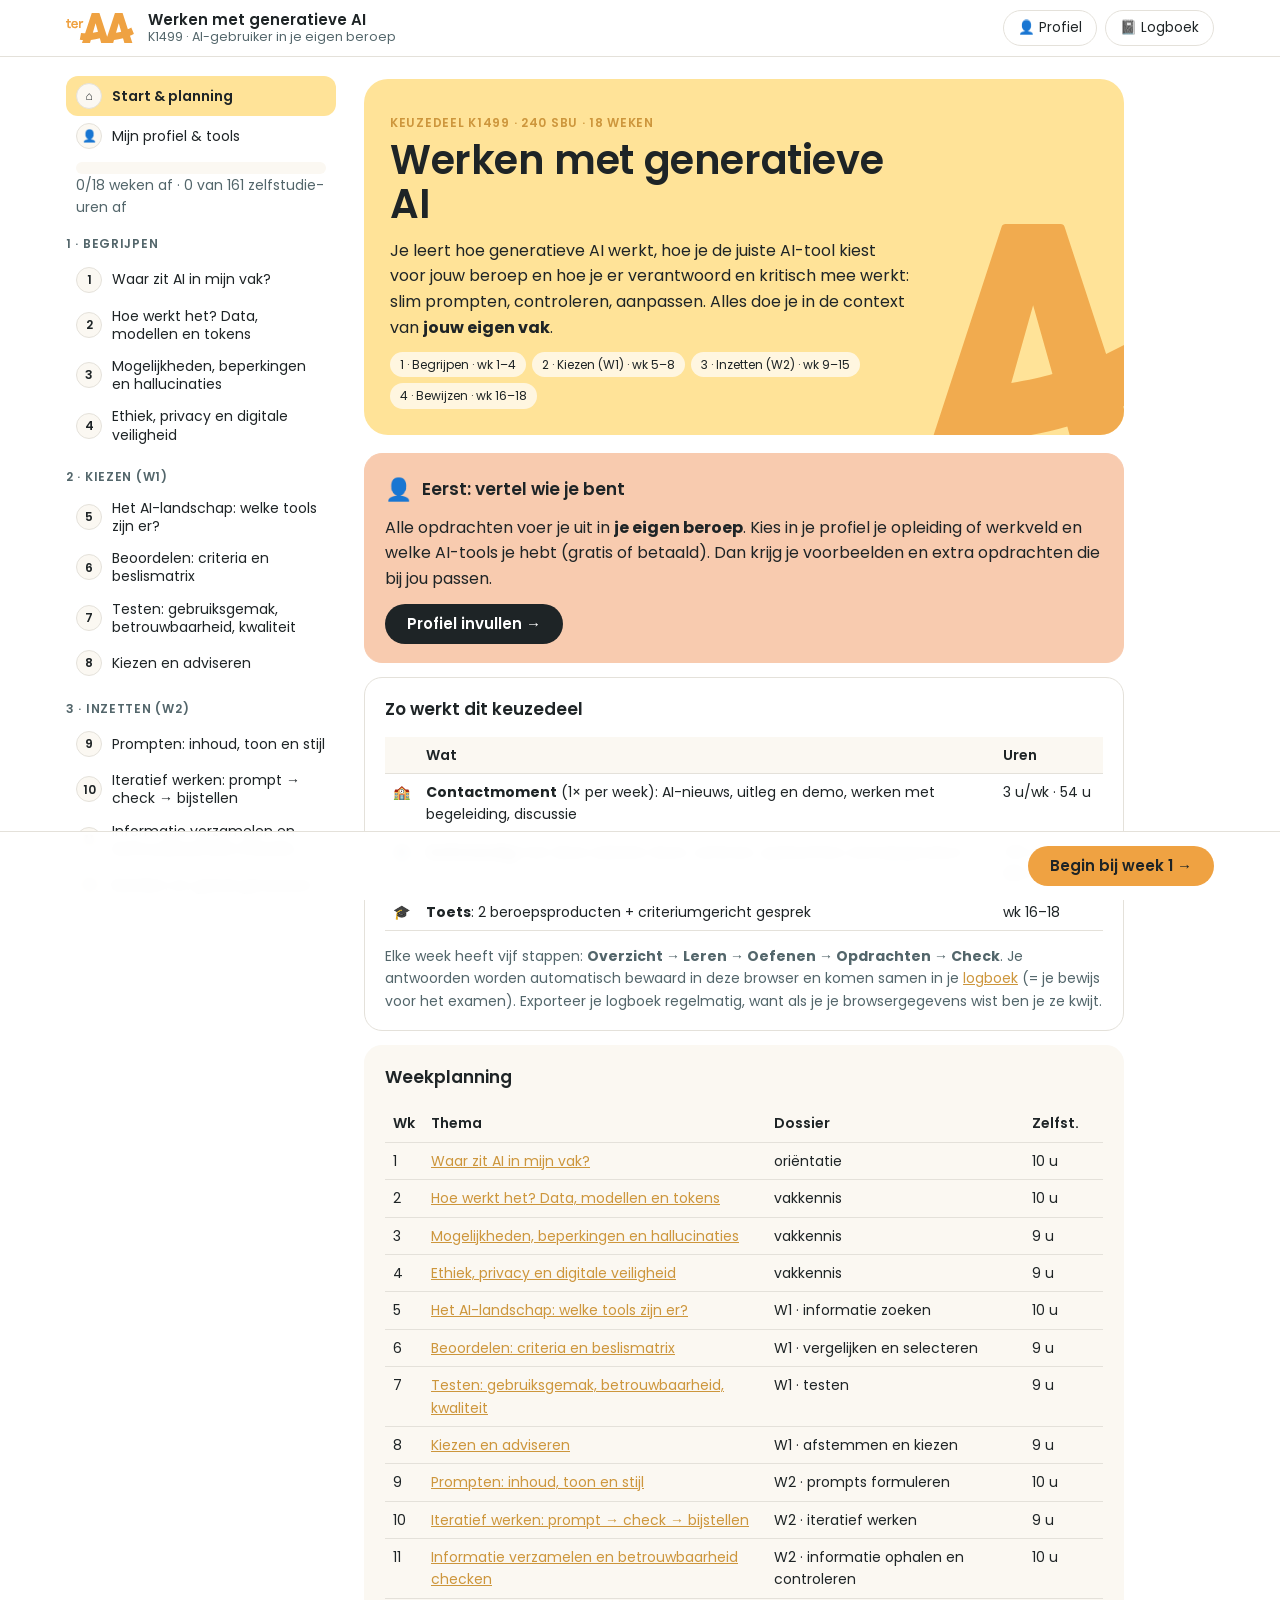
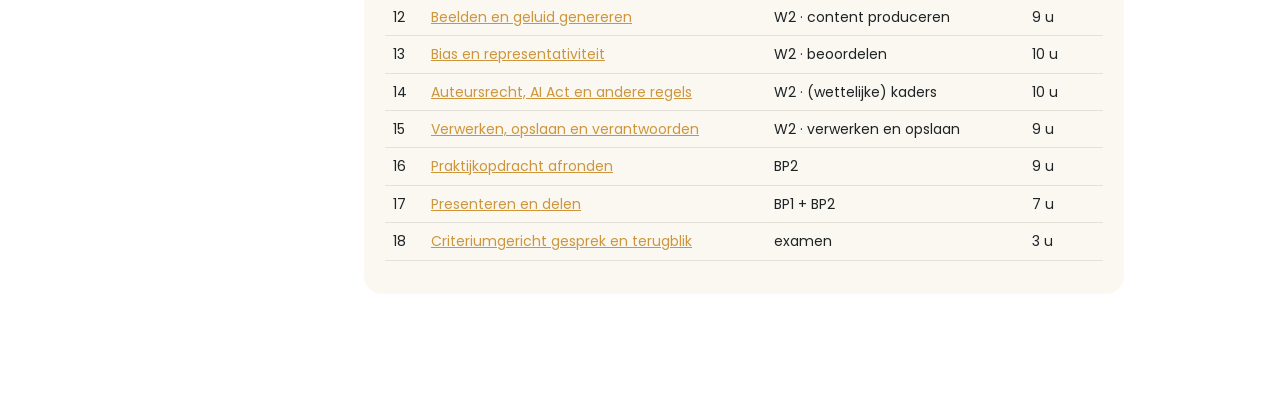
<file: k1499.html>
<!doctype html>
<html lang="nl">
<head>
<meta charset="utf-8">
<meta name="viewport" content="width=device-width, initial-scale=1">
<title>Werken met generatieve AI – Ter AA</title>
<link rel="preconnect" href="https://fonts.googleapis.com">
<link href="https://fonts.googleapis.com/css2?family=Poppins:wght@400;500;600;700&display=swap" rel="stylesheet">
<link rel="stylesheet" href="assets/stijl.css?v=8">
<link rel="icon" href="assets/a.svg" type="image/svg+xml">
</head>
<body>
<noscript>Deze lesomgeving heeft JavaScript nodig.</noscript>
<script src="assets/logo.js?v=8"></script>
<script src="assets/kern.js?v=8"></script>
<script src="assets/widgets.js?v=8"></script>
<script src="data/k1499.js?v=8"></script>
<script>AIKD.startKeuzedeel();</script>
</body>
</html>
</file>
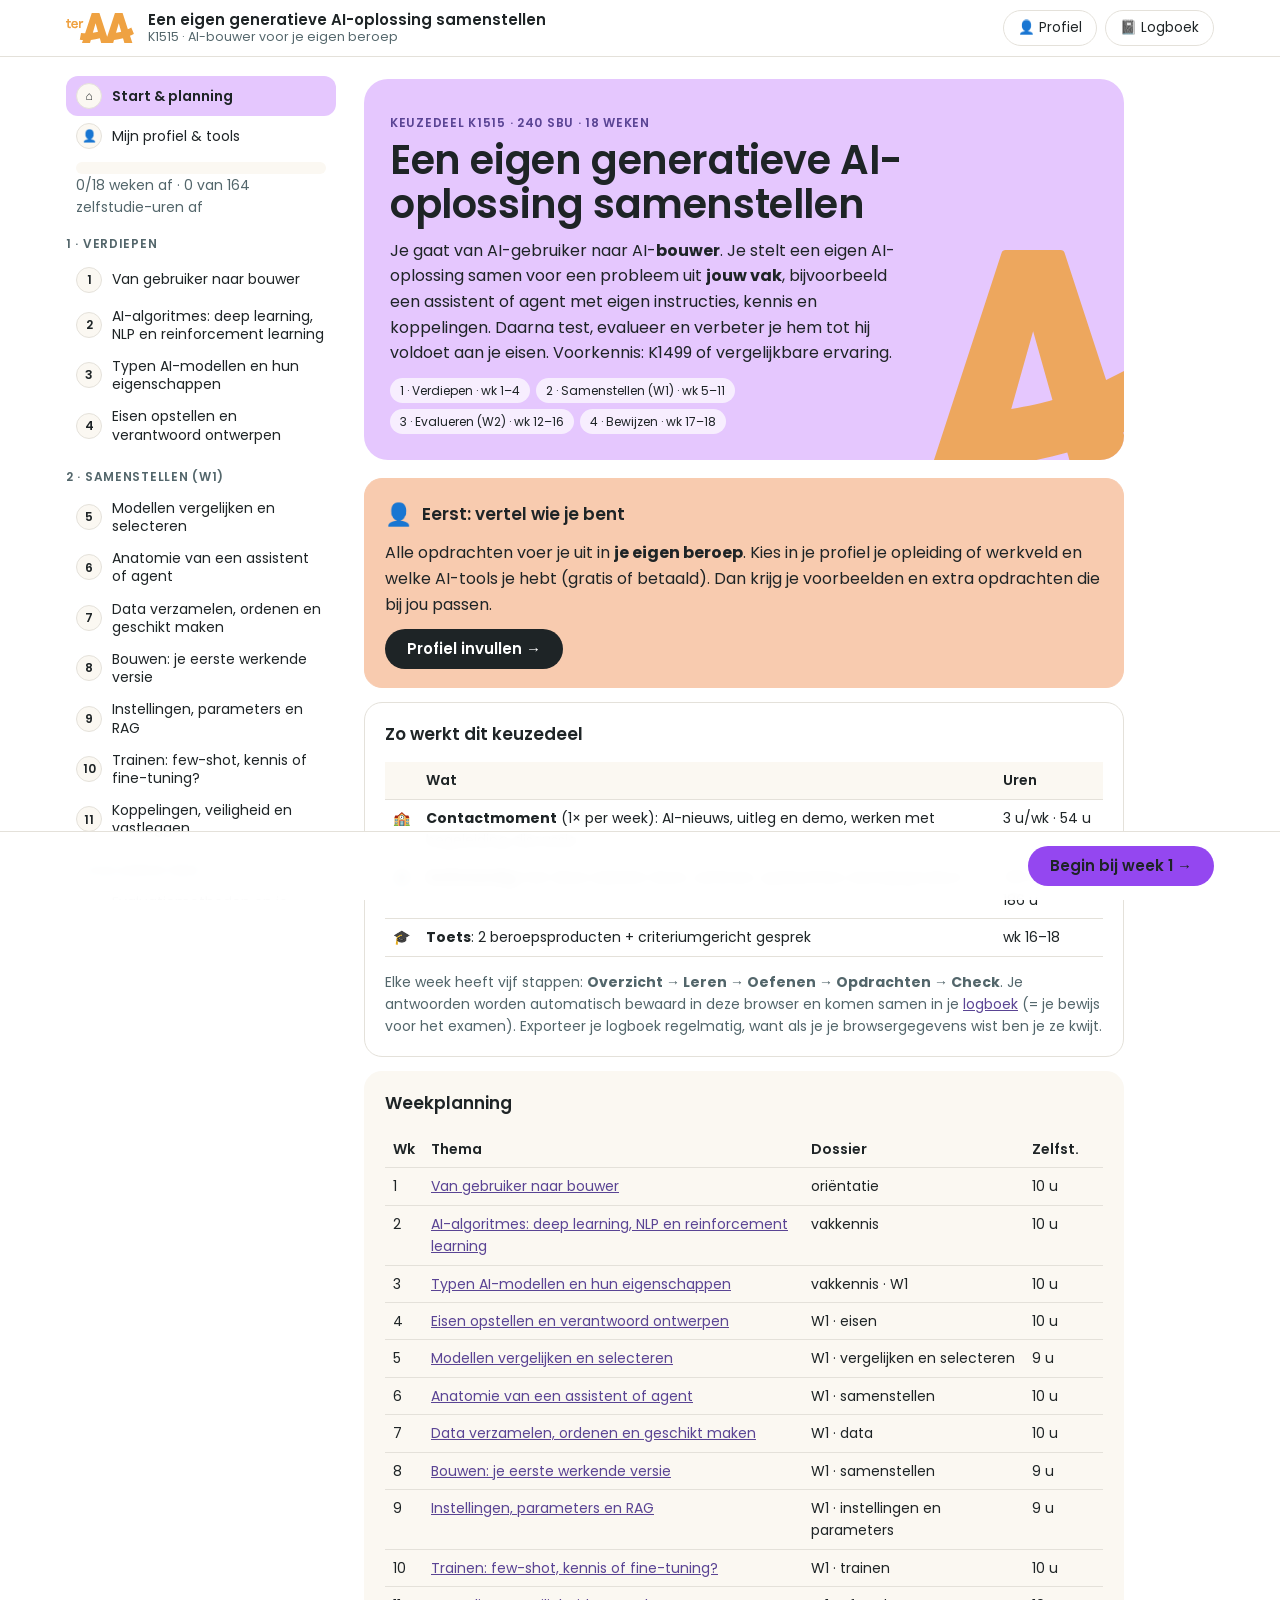
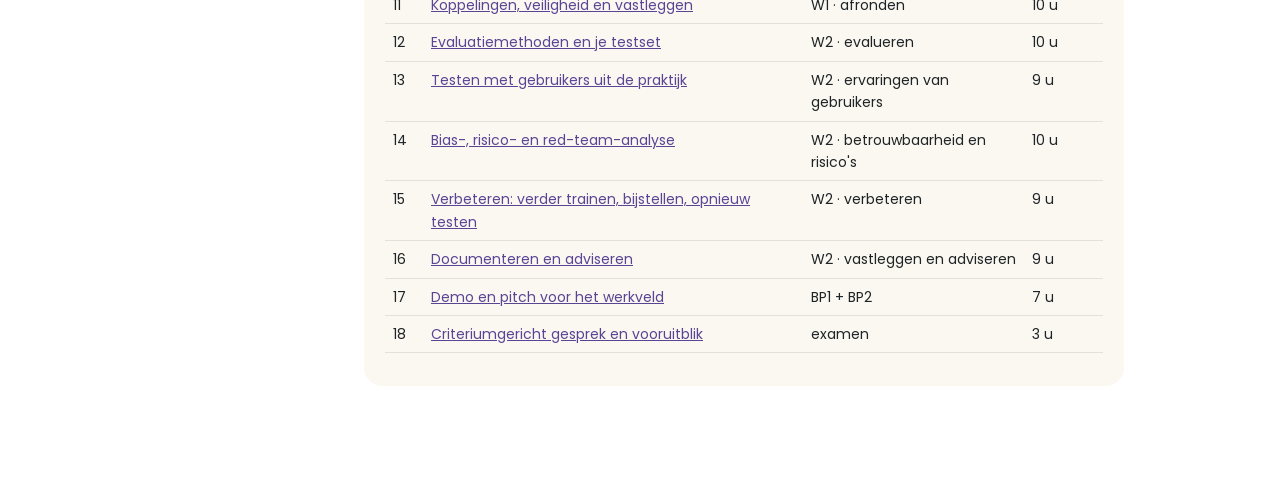
<file: k1515.html>
<!doctype html>
<html lang="nl">
<head>
<meta charset="utf-8">
<meta name="viewport" content="width=device-width, initial-scale=1">
<title>Eigen AI-oplossing samenstellen – Ter AA</title>
<link rel="preconnect" href="https://fonts.googleapis.com">
<link href="https://fonts.googleapis.com/css2?family=Poppins:wght@400;500;600;700&display=swap" rel="stylesheet">
<link rel="stylesheet" href="assets/stijl.css?v=8">
<link rel="icon" href="assets/a.svg" type="image/svg+xml">
</head>
<body>
<noscript>Deze lesomgeving heeft JavaScript nodig.</noscript>
<script src="assets/logo.js?v=8"></script>
<script src="assets/kern.js?v=8"></script>
<script src="assets/widgets.js?v=8"></script>
<script src="data/k1515.js?v=8"></script>
<script>AIKD.startKeuzedeel();</script>
</body>
</html>
</file>
<file: assets/stijl.css>
/* AI-keuzedelen Ter AA — huisstijl (stylesheet Ter AA 01-04-2025: Poppins, basiskleur #EFA242 + palet) */
:root{
  --basis:#EFA242;
  --oranje:#FF5900; --groen:#90F87B; --paars:#9447F0; --geel:#FADE29;
  --l-geel:#FFE398; --l-zalm:#F8CBAF; --l-mint:#A6EBC7; --l-lila:#E5C7FE; --l-blauw:#B2C6D3;
  --m-zalm:#FF996E; --m-groen:#26C373; --m-lila:#D594FF; --m-blauw:#6698AD;
  --d-oker:#CD963C; --d-oranje:#D2652A; --d-groen:#3D6B52; --d-paars:#5A4494; --d-grijs:#53666B;
  --tekst:#1E2426; --zacht:#53666B; --lijn:#E4E1DA; --bg:#FFFFFF; --vlak:#FBF8F2;
  --accent:var(--basis); --accent-l:var(--l-geel); --accent-d:var(--d-oker);
  --navh:68px;
}
body.kd-k1515{--accent:var(--paars); --accent-l:var(--l-lila); --accent-d:var(--d-paars)}
body.kd-docent{--accent:var(--m-groen); --accent-l:var(--l-mint); --accent-d:var(--d-groen)}
*{box-sizing:border-box}
html,body{margin:0}
[hidden]{display:none!important}
body{font-family:Poppins,Arial,sans-serif;color:var(--tekst);background:var(--bg);font-size:16px;line-height:1.6}
button,input,textarea,select{font:inherit;color:inherit}
a{color:var(--accent-d)}
.label{display:inline-block;font-size:12px;font-weight:600;letter-spacing:.06em;text-transform:uppercase;color:var(--accent-d);margin-bottom:6px}
h1{font-weight:600;font-size:clamp(26px,5.4vw,40px);line-height:1.1;margin:0 0 12px;letter-spacing:-.01em}
h2{font-weight:600;font-size:clamp(20px,4vw,26px);line-height:1.25;margin:0 0 10px}
h3{font-weight:600;font-size:17px;margin:18px 0 6px}
h4{font-weight:600;font-size:15px;margin:12px 0 4px}
p{margin:0 0 12px}
ul,ol{margin:0 0 12px;padding-left:22px}
li{margin-bottom:4px}
.hint{color:var(--zacht);font-size:14px}
code{background:var(--vlak);padding:1px 6px;border-radius:6px;font-size:.92em}
pre{background:var(--tekst);color:#f4f1ea;padding:14px 16px;border-radius:14px;overflow:auto;font-size:13.5px;line-height:1.5;white-space:pre-wrap}

/* ---------- header ---------- */
.top{position:sticky;top:0;z-index:20;background:rgba(255,255,255,.96);backdrop-filter:blur(6px);border-bottom:1.5px solid var(--lijn)}
.top-in{max-width:1180px;margin:0 auto;padding:10px 16px;display:flex;align-items:center;gap:14px}
.top .logo{height:30px;display:block;flex:none}
.top .logo svg{height:100%;width:auto;display:block}
.top .titel{font-weight:600;font-size:15px;line-height:1.2;min-width:0}
.top .titel small{display:block;font-weight:400;color:var(--zacht);font-size:12.5px;white-space:nowrap;overflow:hidden;text-overflow:ellipsis}
.top .rechts{margin-left:auto;display:flex;gap:8px;align-items:center}
.pil{border:1.5px solid var(--lijn);background:#fff;border-radius:99px;padding:6px 14px;font-size:13.5px;cursor:pointer;text-decoration:none;color:var(--tekst);white-space:nowrap;display:inline-flex;gap:6px;align-items:center}
.pil:hover{border-color:var(--accent)}
.pil.vol{background:var(--accent-l);border-color:var(--accent-l)}
.menuknop{display:none}
@media (max-width:900px){.menuknop{display:inline-flex}.top .pil.verberg-m{display:none}}

/* ---------- layout ---------- */
.shell{max-width:1180px;margin:0 auto;display:grid;grid-template-columns:270px 1fr;gap:28px;padding:0 16px}
.zij{position:sticky;top:58px;align-self:start;max-height:calc(100vh - 58px);overflow:auto;padding:18px 0 30px}
.zij h4{font-size:12px;letter-spacing:.06em;text-transform:uppercase;color:var(--zacht);margin:16px 0 6px}
.zij a{display:flex;gap:10px;align-items:center;text-decoration:none;color:var(--tekst);padding:7px 10px;border-radius:12px;font-size:14px;line-height:1.3}
.zij a:hover{background:var(--vlak)}
.zij a.nu{background:var(--accent-l);font-weight:600}
.zij a .nr{flex:none;width:26px;height:26px;border-radius:50%;display:grid;place-items:center;font-size:12px;font-weight:600;background:var(--vlak);border:1.5px solid var(--lijn)}
.zij a.klaar .nr{background:var(--tekst);color:#fff;border-color:var(--tekst)}
.zij .voortgang{margin:6px 10px 0}
main{min-width:0;padding:22px 0 calc(var(--navh) + 30px)}
@media (max-width:900px){
  .shell{grid-template-columns:1fr}
  .zij{position:fixed;inset:58px 0 0 0;background:#fff;z-index:30;padding:10px 16px 90px;max-height:none;display:none}
  body.menu-open .zij{display:block}
}
.inhoud{max-width:760px}

/* ---------- onderste navigatiebalk (volgende-knop altijd zichtbaar) ---------- */
.navbar{position:fixed;left:0;right:0;bottom:0;z-index:25;background:rgba(255,255,255,.97);border-top:1.5px solid var(--lijn);backdrop-filter:blur(6px)}
.navbar-in{max-width:1180px;margin:0 auto;padding:10px 16px;display:flex;align-items:center;gap:10px;min-height:var(--navh)}
.navbar .stapjes{display:flex;gap:6px;flex-wrap:wrap;margin:0 auto}
.navbar .stapjes button{border:0;background:var(--vlak);border-radius:99px;padding:5px 12px;font-size:12.5px;cursor:pointer;color:var(--zacht)}
.navbar .stapjes button.nu{background:var(--accent-l);color:var(--tekst);font-weight:600}
@media (max-width:640px){.navbar .stapjes{display:none}.navbar .rechtsknop{margin-left:auto}}

/* ---------- knoppen ---------- */
.knop{border:0;border-radius:99px;padding:11px 22px;font-weight:600;cursor:pointer;background:var(--tekst);color:#fff;display:inline-flex;align-items:center;gap:8px;transition:transform .1s,opacity .2s;text-decoration:none;font-size:15px;line-height:1.2}
.knop:hover{transform:translateY(-1px)}
.knop:disabled{opacity:.35;cursor:not-allowed;transform:none}
.knop.accent{background:var(--accent);color:var(--tekst)}
.knop.oranje{background:var(--oranje);color:#fff}
.knop.licht{background:var(--vlak);color:var(--tekst)}
.knop.rand{background:#fff;border:1.5px solid var(--lijn);color:var(--tekst)}
.knop.klein{padding:7px 14px;font-size:13.5px}
.knoppen{display:flex;gap:8px;flex-wrap:wrap;margin:10px 0}

/* ---------- kaarten en blokken ---------- */
.kaart{background:#fff;border:1.5px solid var(--lijn);border-radius:18px;padding:18px 20px;margin:0 0 14px}
.kaart > :last-child{margin-bottom:0}
.kaart.vlak{background:var(--vlak);border-color:var(--vlak)}
.kaart.accent{background:var(--accent-l);border-color:var(--accent-l)}
.kaart.mint{background:var(--l-mint);border-color:var(--l-mint)}
.kaart.zalm{background:var(--l-zalm);border-color:var(--l-zalm)}
.kaart.blauw{background:#E3ECF1;border-color:#E3ECF1}
.kaart.lila{background:var(--l-lila);border-color:var(--l-lila)}
.kop{display:flex;gap:10px;align-items:center;margin-bottom:8px}
.kop .ico{font-size:22px;flex:none}
.kop h3{margin:0}
.tags{display:flex;gap:6px;flex-wrap:wrap;margin:6px 0 12px}
.tag{font-size:12px;padding:3px 10px;border-radius:99px;background:var(--vlak);color:var(--zacht);font-weight:500}
.tag.w{background:var(--accent-l);color:var(--tekst)}
.tag.uur{background:var(--l-blauw);color:var(--tekst)}
.tag.pro{background:var(--l-lila);color:var(--tekst)}
.tag.gratis{background:var(--l-mint);color:var(--tekst)}

/* hero */
.hero{position:relative;background:var(--accent-l);border-radius:24px;padding:30px 26px 26px;overflow:hidden;margin-bottom:18px}
.hero .grootA{position:absolute;right:-30px;bottom:-30px;width:230px;opacity:.85;pointer-events:none}
.hero .grootA svg{width:100%;height:auto;display:block}
.hero > *:not(.grootA){position:relative;z-index:1;max-width:520px}
@media (max-width:560px){.hero .grootA{width:150px;opacity:.4}}
.fasebalk{display:flex;gap:6px;flex-wrap:wrap;margin:10px 0 0}
.fasebalk span{font-size:12px;padding:3px 10px;border-radius:99px;background:rgba(255,255,255,.7)}

/* uitleg-tekst */
.uitleg h3:first-child{margin-top:0}
.uitleg .kader{background:var(--vlak);border-left:4px solid var(--accent);border-radius:0 12px 12px 0;padding:12px 16px;margin:12px 0}
.uitleg table,.tabel{border-collapse:collapse;width:100%;font-size:14px;margin:8px 0 14px}
.uitleg th,.uitleg td,.tabel th,.tabel td{border-bottom:1px solid var(--lijn);padding:7px 8px;text-align:left;vertical-align:top}
.uitleg th,.tabel th{font-weight:600;background:var(--vlak)}
.tabelwrap{overflow-x:auto}

/* contextblok per doelgroep */
.context{border-radius:16px;padding:14px 16px;background:var(--l-blauw);margin:10px 0}
.context b.dg{display:block;font-size:12px;letter-spacing:.05em;text-transform:uppercase}
.context-alle details{margin:6px 0}
.context-alle summary{cursor:pointer;font-size:14px;color:var(--zacht)}

/* pro-blok */
.pro{border:1.5px dashed var(--paars);border-radius:16px;padding:12px 16px;margin:10px 0;background:#FBF6FF}
.pro b.t{color:var(--d-paars)}

/* opdrachten */
.opdracht{border:1.5px solid var(--lijn);border-radius:18px;padding:16px 18px;margin:0 0 14px;background:#fff}
.opdracht.af{border-color:var(--m-groen);background:#F6FCF8}
.opdracht .kopregel{display:flex;gap:10px;align-items:flex-start}
.opdracht .kopregel h3{margin:0;flex:1}
.vinkje{flex:none;display:flex;align-items:center;gap:6px;font-size:13px;color:var(--zacht);cursor:pointer;user-select:none}
.vinkje input{width:20px;height:20px;accent-color:var(--m-groen)}
textarea,input[type=text],input[type=number],select{width:100%;border:1.5px solid var(--lijn);border-radius:12px;padding:10px 12px;background:#fff;margin-top:4px;outline:none;transition:border-color .2s}
textarea:focus,input[type=text]:focus,input[type=number]:focus,select:focus{border-color:var(--accent)}
textarea{min-height:110px;resize:vertical;line-height:1.5}
.bewaard{font-size:12px;color:var(--m-groen);height:16px}
label.veld{display:block;font-size:13.5px;font-weight:500;margin:8px 0 2px}

/* opties / keuzes */
.opties{display:grid;gap:10px;margin:12px 0}
.opties.twee{grid-template-columns:1fr 1fr}
.opties.drie{grid-template-columns:repeat(3,1fr)}
@media (max-width:640px){.opties.twee,.opties.drie{grid-template-columns:1fr}}
.optie{display:flex;align-items:center;gap:12px;text-align:left;width:100%;border:2px solid var(--lijn);background:#fff;border-radius:16px;padding:12px 14px;cursor:pointer;transition:border-color .15s,background .15s}
.optie:hover{border-color:var(--accent)}
.optie.aan{border-color:var(--accent);background:var(--accent-l)}
.optie.goed{border-color:var(--m-groen);background:#E9F9F0}
.optie.fout{border-color:var(--oranje);background:#FFF0E8}
.optie .ico{font-size:24px;width:32px;text-align:center;flex:none}
.optie .tx b{display:block;font-weight:600}
.optie .tx small{color:var(--zacht);font-size:13px}

/* quiz */
.vraag{margin:0 0 18px}
.vraag .v{font-weight:600;margin-bottom:6px}
.feedback{border-radius:12px;padding:10px 14px;font-size:14px;margin-top:8px}
.feedback.goed{background:#E9F9F0}
.feedback.fout{background:#FFF0E8}
.score{font-size:42px;font-weight:700;color:var(--accent-d);line-height:1}

/* stelling */
.stelling{background:var(--accent-l);border-radius:20px;padding:22px 22px;margin:0 0 14px}
.stelling .nr{font-size:12px;font-weight:600;color:var(--accent-d);letter-spacing:.05em;text-transform:uppercase}
.stelling h2{margin:6px 0 0;font-size:clamp(18px,3.4vw,22px)}

/* tijdlijn contactles */
.tijdlijn{display:grid;gap:8px;margin:8px 0 6px}
.tijdlijn div{display:grid;grid-template-columns:78px 1fr;gap:10px;font-size:14.5px;align-items:start}
.tijdlijn div b{background:var(--vlak);border-radius:10px;padding:3px 8px;text-align:center;font-size:12.5px}

/* widgets */
.widget{border:2px solid var(--accent);border-radius:20px;padding:18px 20px;margin:0 0 16px;background:#fff}
.widget > h3:first-child{margin-top:0}
.chip{display:inline-flex;align-items:center;gap:4px;border:1.5px solid var(--lijn);border-radius:99px;padding:5px 12px;margin:3px;cursor:pointer;background:#fff;font-size:14px;transition:.15s}
.chip:hover{border-color:var(--accent)}
.chip.aan{background:var(--accent-l);border-color:var(--accent)}
.chip.goed{background:#E9F9F0;border-color:var(--m-groen)}
.chip.fout{background:#FFF0E8;border-color:var(--oranje)}
.balk{display:grid;grid-template-columns:minmax(90px,150px) 1fr 52px;align-items:center;gap:10px;font-size:14px;margin:4px 0}
.balk .bk{height:14px;background:var(--vlak);border-radius:99px;overflow:hidden}
.balk .bk i{display:block;height:100%;border-radius:99px;background:var(--accent);transition:width .5s}
.balk b{text-align:right;font-weight:600}
input[type=range]{width:100%;accent-color:var(--accent-d)}
.rij{display:flex;gap:10px;flex-wrap:wrap;align-items:center}
.rij > *{flex:1;min-width:140px}
.uitvoer{background:var(--vlak);border-radius:14px;padding:12px 14px;white-space:pre-wrap;font-size:14px;min-height:46px}
.meter{height:12px;border-radius:99px;background:var(--vlak);overflow:hidden;margin:6px 0}
.meter i{display:block;height:100%;background:linear-gradient(90deg,var(--oranje),var(--basis),var(--m-groen));transition:width .4s}
.woord{display:inline;cursor:pointer;border-radius:4px;padding:0 1px}
.woord:hover{background:var(--l-geel)}
.woord.aan{background:var(--l-zalm);text-decoration:line-through}
.woord.gemist{background:#FFE0D0;outline:2px solid var(--oranje)}
.stoplicht{display:grid;grid-template-columns:repeat(3,1fr);gap:6px;margin-top:6px}
.stoplicht button{border:2px solid var(--lijn);background:#fff;border-radius:12px;padding:6px;font-size:13px;cursor:pointer}
.stoplicht button.aan{border-color:var(--tekst);background:var(--vlak);font-weight:600}
.ordenlijst{list-style:none;padding:0}
.ordenlijst li{display:flex;gap:8px;align-items:center;background:var(--vlak);border-radius:12px;padding:8px 10px;margin-bottom:6px;font-size:14.5px}
.ordenlijst li span{flex:1}
.ordenlijst li button{border:0;background:#fff;border-radius:8px;width:30px;height:30px;cursor:pointer}
.ordenlijst li.goed{background:#E9F9F0}
.ordenlijst li.fout{background:#FFF0E8}

/* tegels (startpagina) */
.tegels{display:grid;grid-template-columns:repeat(auto-fit,minmax(260px,1fr));gap:14px;margin:16px 0}
.tegel{display:block;text-decoration:none;color:var(--tekst);border-radius:22px;padding:22px;position:relative;overflow:hidden;border:1.5px solid var(--lijn);background:#fff;transition:transform .15s,border-color .15s}
.tegel:hover{transform:translateY(-2px);border-color:var(--tekst)}
.tegel .bovenbalk{position:absolute;left:0;right:0;top:0;height:6px}
.tegel h2{margin:8px 0 6px}
.tegel .code{font-size:12px;font-weight:600;letter-spacing:.06em}

/* print */
@media print{.top,.zij,.navbar{display:none}main{padding:0}.shell{display:block}}

.top .logo,.hero .grootA,.tegel .grootA{color:var(--basis)}

/* eindproduct en beoordeling */
.kaart.eindproduct{border:2px solid var(--accent);box-shadow:0 0 0 4px var(--accent-l)}
.kaart.eindproduct .tijdlijn div{grid-template-columns:92px 1fr}
.kaart.bouwbalk{padding:11px 16px;font-size:14.5px}
.crit{display:flex;gap:12px;align-items:flex-start;border-top:1px solid var(--lijn);padding:8px 0}
.crit details{flex:1;font-size:14.5px}
.crit summary{cursor:pointer}
.crit .scores{display:flex;gap:4px;flex-shrink:0}
.crit .chip{min-width:34px;padding-left:0;padding-right:0;justify-content:center}
.niv{list-style:none;padding:0;margin:4px 0 6px}
.niv li{display:flex;gap:8px;margin:4px 0;font-size:14px}
.niv li b{flex:0 0 22px;height:22px;border-radius:50%;background:var(--vlak);text-align:center;line-height:22px;font-size:12.5px}
.cijfer{background:var(--vlak);border-radius:12px;padding:10px 14px;margin:10px 0 0;font-size:14.5px}
@media(max-width:600px){.crit{flex-direction:column;gap:6px}}
</file>
